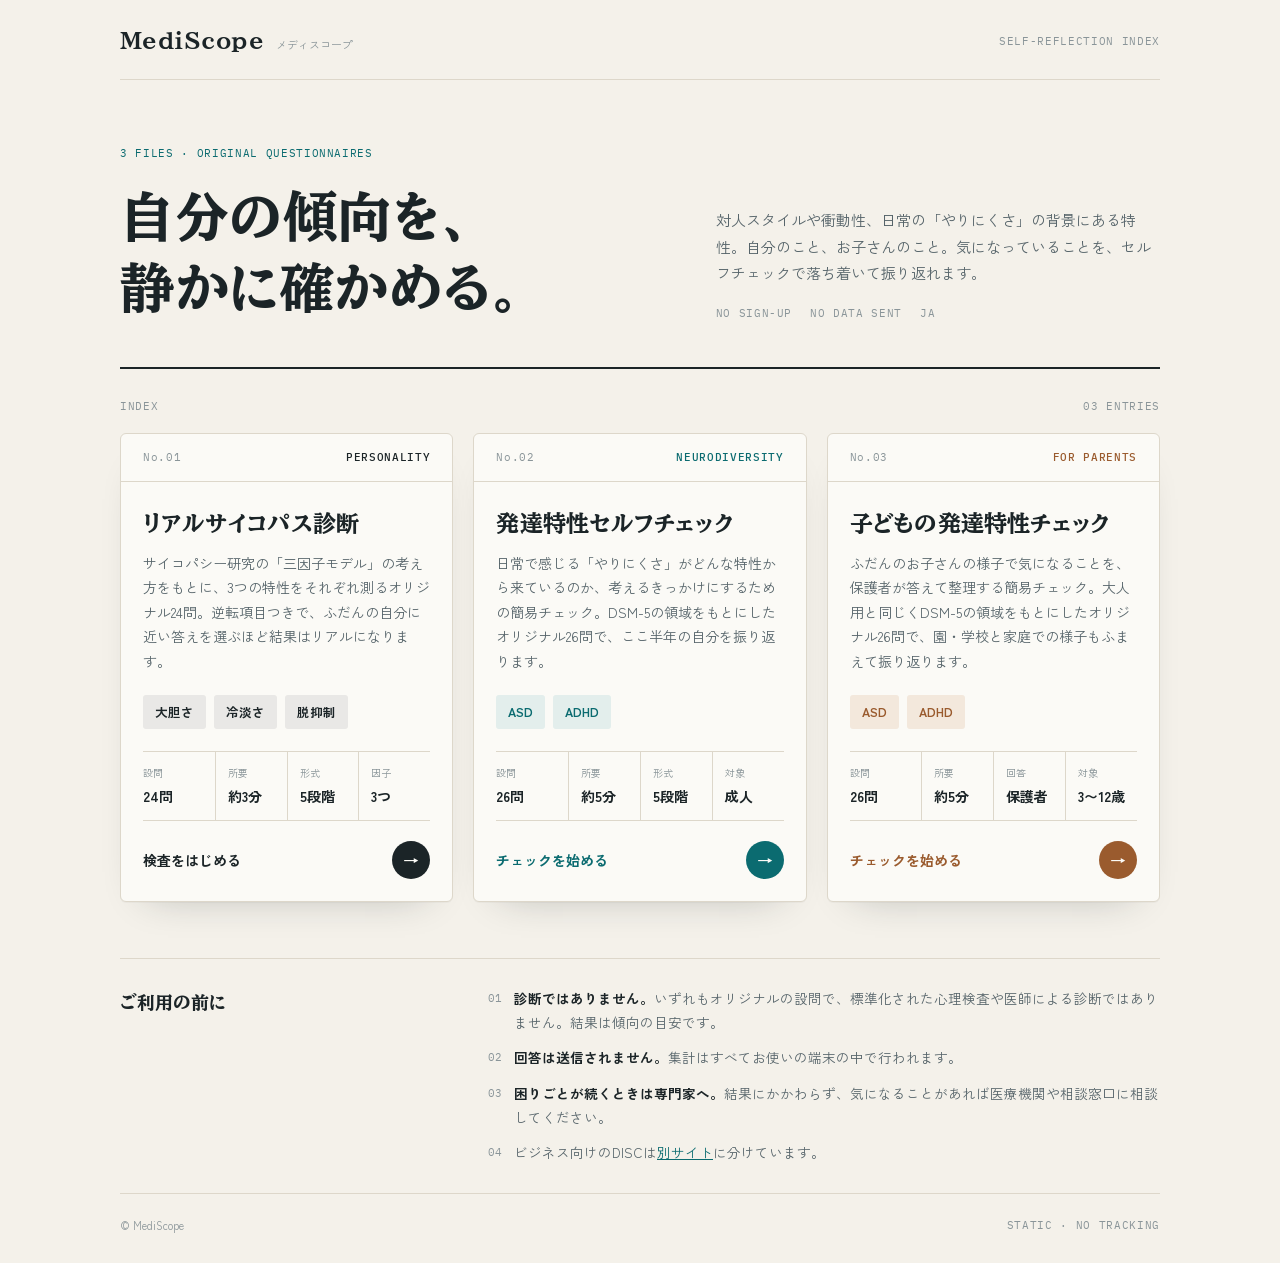
<file: index.html>
<!doctype html>
<html lang="ja">
<head>
<meta charset="utf-8">
<meta name="viewport" content="width=device-width,initial-scale=1,viewport-fit=cover">
<meta name="theme-color" content="#f4f1ea" media="(prefers-color-scheme: light)">
<meta name="theme-color" content="#141a1c" media="(prefers-color-scheme: dark)">
<meta name="description" content="リアルサイコパス診断と、大人・子どもの発達特性チェック。自分や家族の傾向を落ち着いて振り返るための、オリジナル診断アプリ集。">
<title>MediScope｜診断アプリ集</title>
<link rel="preconnect" href="https://fonts.googleapis.com">
<link rel="preconnect" href="https://fonts.gstatic.com" crossorigin>
<link href="https://fonts.googleapis.com/css2?family=BIZ+UDPMincho:wght@400;700&family=Zen+Kaku+Gothic+New:wght@400;500;700&family=IBM+Plex+Mono:wght@400;500&display=swap" rel="stylesheet">
<style>
:root{
  --bg:#f4f1ea; --paper:#fbfaf6; --ink:#1b2427; --sub:#56646a; --faint:#8a9599;
  --line:#ddd7ca; --rule:#1b2427; --accent:#0b6b70; --accent-soft:#e3eeec;
  --warm:#9a5b2e; --warm-soft:#f3e8dc; --shadow:0 1px 0 #00000008, 0 18px 40px -28px #1b242755;
}
@media (prefers-color-scheme: dark){
  :root:not([data-theme="light"]){
    --bg:#141a1c; --paper:#1b2326; --ink:#e7ebe9; --sub:#a7b3b6; --faint:#76858a;
    --line:#2e393d; --rule:#e7ebe9; --accent:#6cc3bd; --accent-soft:#1f3133;
    --warm:#e0a774; --warm-soft:#33291f; --shadow:0 1px 0 #00000040, 0 18px 40px -28px #000;
  }
}
:root[data-theme="dark"]{
  --bg:#141a1c; --paper:#1b2326; --ink:#e7ebe9; --sub:#a7b3b6; --faint:#76858a;
  --line:#2e393d; --rule:#e7ebe9; --accent:#6cc3bd; --accent-soft:#1f3133;
  --warm:#e0a774; --warm-soft:#33291f; --shadow:0 1px 0 #00000040, 0 18px 40px -28px #000;
}
*,*::before,*::after{box-sizing:border-box}
html{-webkit-text-size-adjust:100%}
body{margin:0;background:var(--bg);color:var(--ink);font-family:"Zen Kaku Gothic New",-apple-system,BlinkMacSystemFont,"Hiragino Kaku Gothic ProN",Meiryo,sans-serif;line-height:1.75;font-size:15px;min-height:100dvh}
a{color:inherit}
a:focus-visible{outline:2px solid var(--accent);outline-offset:4px;border-radius:4px}
.mono{font-family:"IBM Plex Mono",ui-monospace,monospace;letter-spacing:.06em}
.serif{font-family:"BIZ UDPMincho","Hiragino Mincho ProN",serif}
.wrap{width:min(100% - 32px,1040px);margin:0 auto}

/* masthead */
.top{display:flex;align-items:center;justify-content:space-between;gap:12px;padding:22px 0 18px;border-bottom:1px solid var(--line)}
.brand{display:flex;align-items:baseline;gap:12px;text-decoration:none}
.brand b{font-family:"BIZ UDPMincho",serif;font-size:22px;font-weight:700;letter-spacing:.02em}
.brand span{font-size:11px;color:var(--faint)}
.top .mono{font-size:11px;color:var(--faint)}

/* intro */
.intro{display:grid;grid-template-columns:1.25fr 1fr;gap:40px;align-items:end;padding:64px 0 44px;border-bottom:2px solid var(--rule)}
.kicker{font-size:11px;color:var(--accent);margin:0 0 18px}
h1{font-family:"BIZ UDPMincho",serif;font-weight:700;font-size:clamp(32px,6vw,54px);line-height:1.32;letter-spacing:.01em;margin:0}
.intro p.lead{margin:0;color:var(--sub);font-size:15px;max-width:30em}
.intro .meta{display:flex;gap:18px;flex-wrap:wrap;margin-top:18px;font-size:11px;color:var(--faint)}

/* files */
.files-head{display:flex;justify-content:space-between;align-items:baseline;padding:28px 0 16px;font-size:11px;color:var(--faint)}
.files{display:grid;grid-template-columns:repeat(auto-fit,minmax(300px,1fr));gap:20px}
.file{display:flex;flex-direction:column;background:var(--paper);border:1px solid var(--line);border-radius:6px;box-shadow:var(--shadow);text-decoration:none;position:relative;transition:transform .18s ease,border-color .18s ease}
.file:hover{transform:translateY(-3px);border-color:var(--sub)}
.file-tab{display:flex;justify-content:space-between;align-items:center;padding:14px 22px;border-bottom:1px solid var(--line);font-size:11px;color:var(--faint)}
.file-tab .cat{color:var(--tone);font-weight:500}
.file-body{padding:26px 22px 22px;display:flex;flex-direction:column;flex:1}
.file h2{font-family:"BIZ UDPMincho",serif;font-size:clamp(22px,1.9vw,23px);text-wrap:balance;font-weight:700;line-height:1.35;margin:0 0 12px;letter-spacing:.01em}
.file p.desc{margin:0 0 22px;color:var(--sub);font-size:14px}
.axes{display:flex;flex-wrap:wrap;gap:8px;margin:0 0 22px;padding:0;list-style:none}
.axes li{background:var(--tone-soft);color:var(--tone);font-size:12.5px;font-weight:700;padding:6px 12px;border-radius:3px}
.spec{display:grid;grid-template-columns:repeat(4,1fr);border-top:1px solid var(--line);border-bottom:1px solid var(--line);margin:auto 0 0}
.spec div{padding:12px 0 12px 12px;border-left:1px solid var(--line)}
.spec div:first-child{border-left:0;padding-left:0}
.spec dt{font-size:10px;color:var(--faint);margin:0 0 2px}
.spec dd{margin:0;font-size:14px;font-weight:700}
.go{display:flex;justify-content:space-between;align-items:center;margin-top:20px;font-weight:700;font-size:14px;color:var(--tone)}
.go .arrow{display:grid;place-items:center;width:38px;height:38px;border-radius:50%;background:var(--tone);color:var(--paper);font-size:16px;transition:transform .18s ease}
.file:hover .arrow{transform:translateX(3px)}
.f-psy{--tone:var(--ink);--tone-soft:color-mix(in srgb,var(--ink) 8%,transparent)}
.f-dev{--tone:var(--accent);--tone-soft:var(--accent-soft)}
.f-kid{--tone:var(--warm);--tone-soft:var(--warm-soft)}

/* notes */
.notes{display:grid;grid-template-columns:1fr 2fr;gap:32px;margin:56px 0 0;padding:28px 0;border-top:1px solid var(--line)}
.notes h3{font-family:"BIZ UDPMincho",serif;font-size:18px;margin:0}
.notes ul{margin:0;padding:0;list-style:none;display:grid;gap:12px}
.notes li{display:grid;grid-template-columns:auto 1fr;gap:12px;color:var(--sub);font-size:13.5px}
.notes li::before{content:attr(data-n);font-family:"IBM Plex Mono",monospace;font-size:11px;color:var(--faint);padding-top:2px}
.notes strong{color:var(--ink);font-weight:700}
.notes a{color:var(--accent)}
footer{border-top:1px solid var(--line);padding:22px 0 max(28px,env(safe-area-inset-bottom));font-size:11px;color:var(--faint);display:flex;justify-content:space-between;gap:12px;flex-wrap:wrap}

@media (max-width:820px){
  .intro{grid-template-columns:1fr;gap:20px;padding:44px 0 32px}
  .files{grid-template-columns:1fr}
  .notes{grid-template-columns:1fr;gap:16px;margin-top:40px}
}
@media (max-width:420px){
  .spec{grid-template-columns:repeat(2,1fr)}
  .spec div:nth-child(3){border-left:0;padding-left:0;border-top:1px solid var(--line)}
  .spec div:nth-child(4){border-top:1px solid var(--line)}
  .top .mono{display:none}
}
@media (prefers-reduced-motion:reduce){*{transition:none!important}}
</style>
</head>
<body>
<div class="wrap">
  <header class="top">
    <a class="brand" href="./"><b>MediScope</b><span>メディスコープ</span></a>
    <span class="mono">SELF-REFLECTION INDEX</span>
  </header>

  <section class="intro">
    <div>
      <p class="kicker mono">3 FILES · ORIGINAL QUESTIONNAIRES</p>
      <h1>自分の傾向を、<br>静かに確かめる。</h1>
    </div>
    <div>
      <p class="lead">対人スタイルや衝動性、日常の「やりにくさ」の背景にある特性。自分のこと、お子さんのこと。気になっていることを、セルフチェックで落ち着いて振り返れます。</p>
      <div class="meta mono"><span>NO SIGN-UP</span><span>NO DATA SENT</span><span>JA</span></div>
    </div>
  </section>

  <div class="files-head mono"><span>INDEX</span><span>03 ENTRIES</span></div>

  <main class="files">
    <a class="file f-psy" href="./apps/real-psycho-check/">
      <div class="file-tab mono"><span>No.01</span><span class="cat">PERSONALITY</span></div>
      <div class="file-body">
        <h2>リアルサイコパス診断</h2>
        <p class="desc">サイコパシー研究の「三因子モデル」の考え方をもとに、3つの特性をそれぞれ測るオリジナル24問。逆転項目つきで、ふだんの自分に近い答えを選ぶほど結果はリアルになります。</p>
        <ul class="axes" aria-label="測る特性"><li>大胆さ</li><li>冷淡さ</li><li>脱抑制</li></ul>
        <dl class="spec">
          <div><dt>設問</dt><dd>24問</dd></div>
          <div><dt>所要</dt><dd>約3分</dd></div>
          <div><dt>形式</dt><dd>5段階</dd></div>
          <div><dt>因子</dt><dd>3つ</dd></div>
        </dl>
        <span class="go">検査をはじめる<span class="arrow" aria-hidden="true">→</span></span>
      </div>
    </a>

    <a class="file f-dev" href="./apps/hattatsu-check/">
      <div class="file-tab mono"><span>No.02</span><span class="cat">NEURODIVERSITY</span></div>
      <div class="file-body">
        <h2>発達特性セルフチェック</h2>
        <p class="desc">日常で感じる「やりにくさ」がどんな特性から来ているのか、考えるきっかけにするための簡易チェック。DSM-5の領域をもとにしたオリジナル26問で、ここ半年の自分を振り返ります。</p>
        <ul class="axes" aria-label="みる特性"><li>ASD</li><li>ADHD</li></ul>
        <dl class="spec">
          <div><dt>設問</dt><dd>26問</dd></div>
          <div><dt>所要</dt><dd>約5分</dd></div>
          <div><dt>形式</dt><dd>5段階</dd></div>
          <div><dt>対象</dt><dd>成人</dd></div>
        </dl>
        <span class="go">チェックを始める<span class="arrow" aria-hidden="true">→</span></span>
      </div>
    </a>
    <a class="file f-kid" href="./apps/hattatsu-check-kids/">
      <div class="file-tab mono"><span>No.03</span><span class="cat">FOR PARENTS</span></div>
      <div class="file-body">
        <h2>子どもの発達特性チェック</h2>
        <p class="desc">ふだんのお子さんの様子で気になることを、保護者が答えて整理する簡易チェック。大人用と同じくDSM-5の領域をもとにしたオリジナル26問で、園・学校と家庭での様子もふまえて振り返ります。</p>
        <ul class="axes" aria-label="みる特性"><li>ASD</li><li>ADHD</li></ul>
        <dl class="spec">
          <div><dt>設問</dt><dd>26問</dd></div>
          <div><dt>所要</dt><dd>約5分</dd></div>
          <div><dt>回答</dt><dd>保護者</dd></div>
          <div><dt>対象</dt><dd>3〜12歳</dd></div>
        </dl>
        <span class="go">チェックを始める<span class="arrow" aria-hidden="true">→</span></span>
      </div>
    </a>
  </main>

  <section class="notes" aria-labelledby="notes-title">
    <h3 id="notes-title">ご利用の前に</h3>
    <ul>
      <li data-n="01"><span><strong>診断ではありません。</strong>いずれもオリジナルの設問で、標準化された心理検査や医師による診断ではありません。結果は傾向の目安です。</span></li>
      <li data-n="02"><span><strong>回答は送信されません。</strong>集計はすべてお使いの端末の中で行われます。</span></li>
      <li data-n="03"><span><strong>困りごとが続くときは専門家へ。</strong>結果にかかわらず、気になることがあれば医療機関や相談窓口に相談してください。</span></li>
      <li data-n="04"><span>ビジネス向けのDISCは<a href="https://github.com/kouheim1979/business/tree/main/disc">別サイト</a>に分けています。</span></li>
    </ul>
  </section>

  <footer>
    <span>© MediScope</span>
    <span class="mono">STATIC · NO TRACKING</span>
  </footer>
</div>
</body>
</html>
</file>
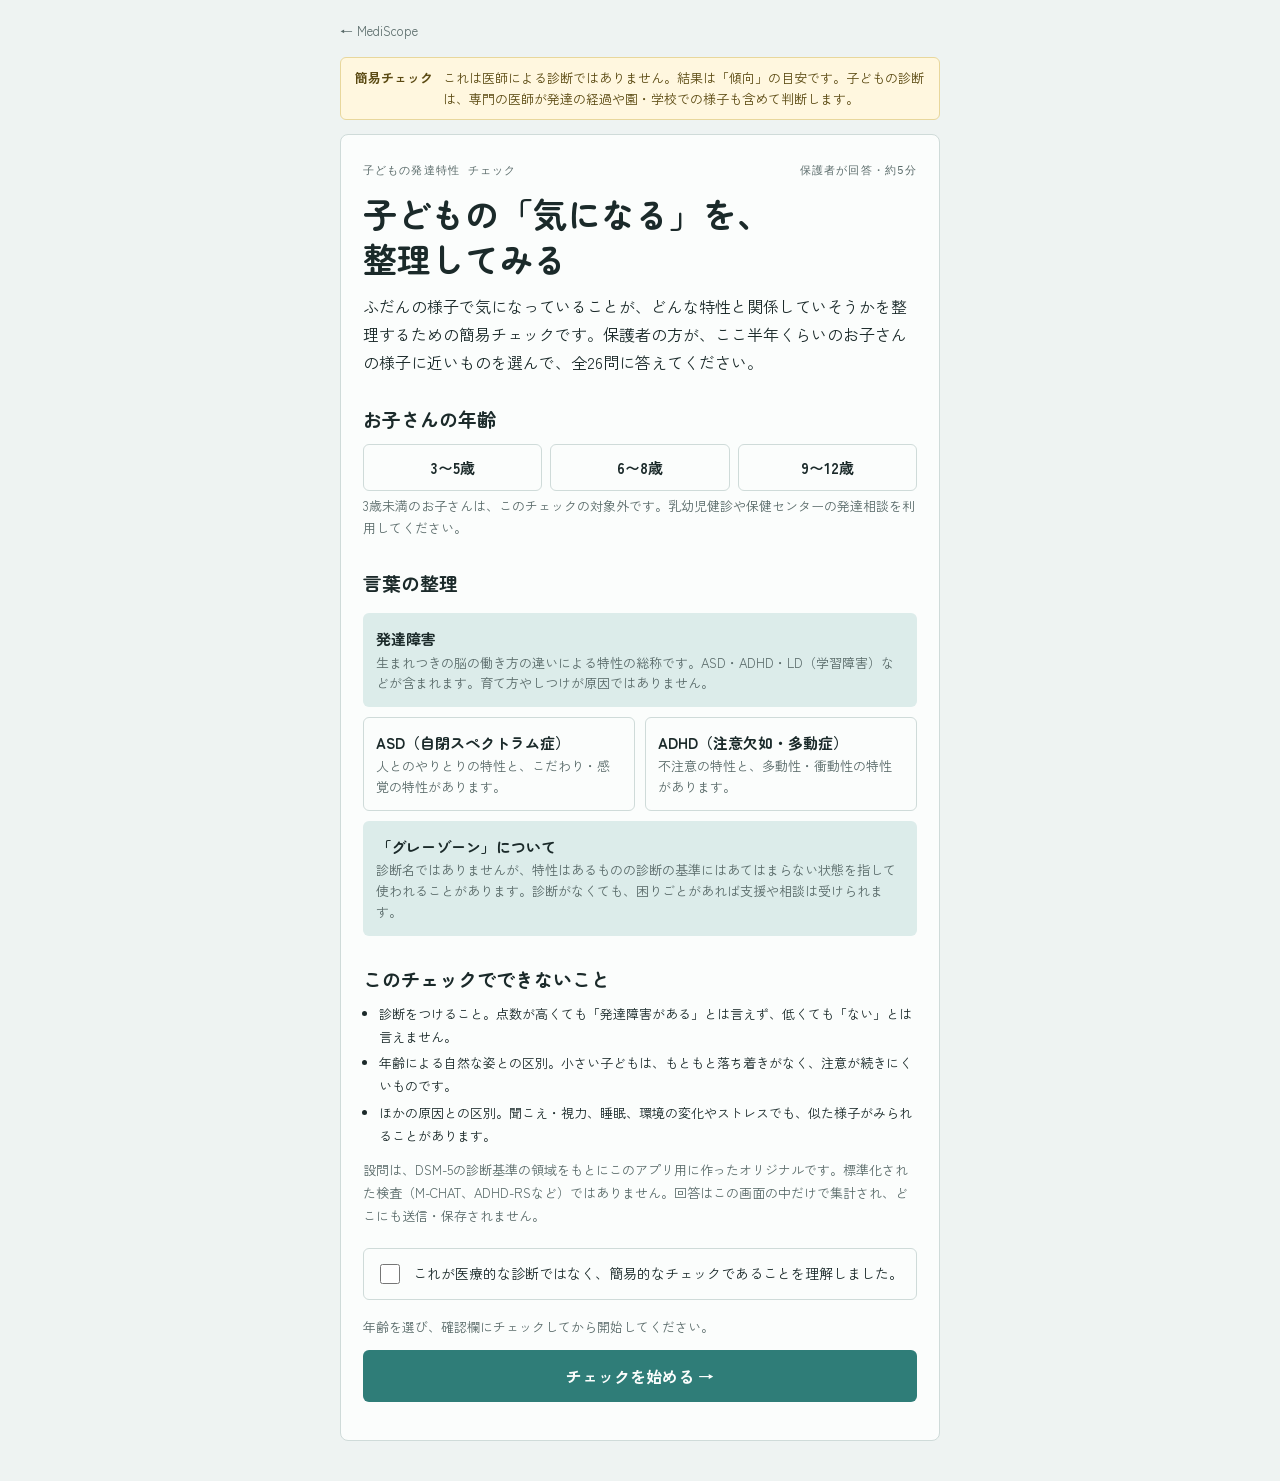
<file: apps/childasd/index.html>
<!doctype html>
<html lang="ja">
<head>
<meta charset="utf-8">
<meta name="viewport" content="width=device-width,initial-scale=1">
<title>子どもの発達特性チェックへ移動｜MediScope</title>
<meta http-equiv="refresh" content="0;url=../hattatsu-check-kids/">
<link rel="canonical" href="https://kouheim1979.github.io/Diagnosis/apps/hattatsu-check-kids/">
<style>body{margin:0;padding:36px 20px;font:16px/1.7 -apple-system,BlinkMacSystemFont,"Hiragino Sans",sans-serif;background:#f3f8f7;color:#183d40;text-align:center}a{color:#087a80}</style>
</head>
<body>
<p>子どもの発達特性チェックの新しいページへ移動します。</p>
<p><a href="../hattatsu-check-kids/">移動しない場合はこちらをタップ</a></p>
<script>location.replace("../hattatsu-check-kids/");</script>
</body>
</html>
</file>
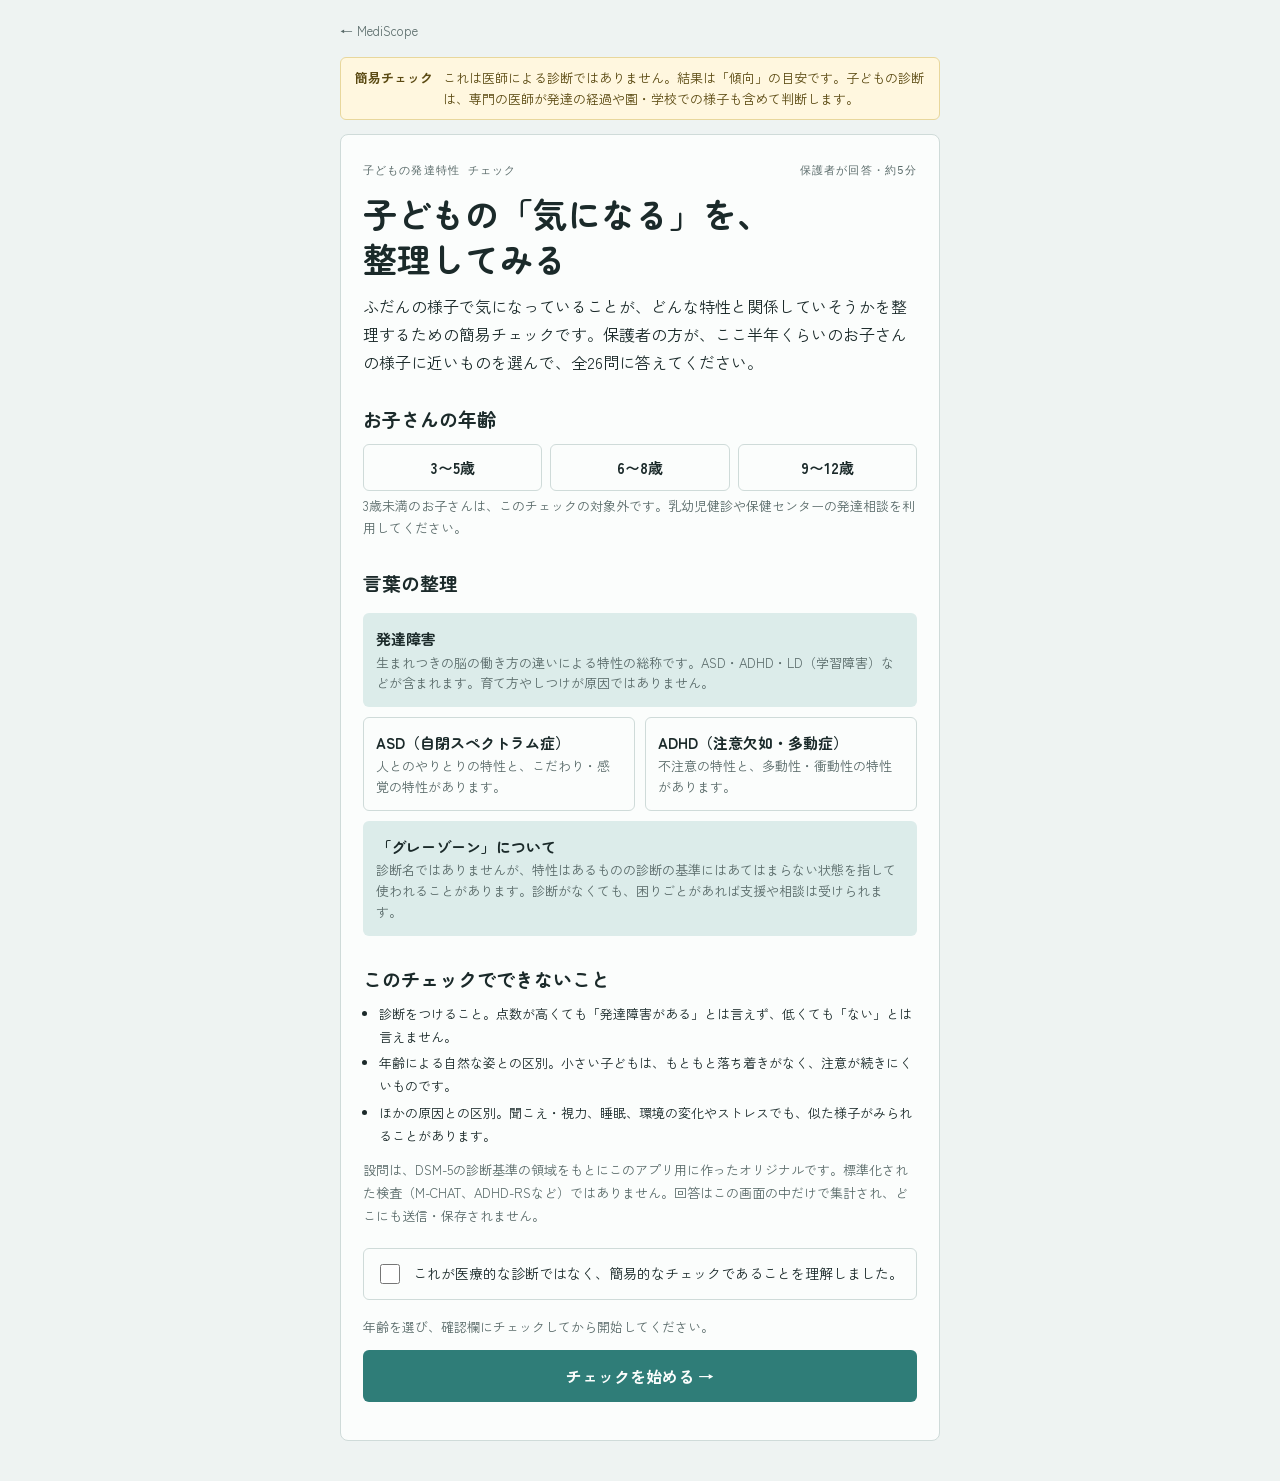
<file: apps/hattatsu-check-kids/index.html>
<!doctype html>
<html lang="ja">
<head>
<meta charset="utf-8">
<meta name="viewport" content="width=device-width, initial-scale=1, viewport-fit=cover">
<meta name="description" content="保護者が答える、子ども（3〜12歳）のASD・ADHDの傾向をみる簡易チェック（診断ではありません）">
<style>:root{padding-top:env(safe-area-inset-top,0px);padding-bottom:env(safe-area-inset-bottom,0px)}body{margin:0}img{max-width:100%}[hidden]{display:none!important}*,*::before,*::after{box-sizing:border-box}</style>
<title>子どもの発達特性チェック</title>
<link rel="preconnect" href="https://fonts.googleapis.com">
<link rel="stylesheet" href="https://fonts.googleapis.com/css2?family=Zen+Maru+Gothic:wght@500;700&family=Zen+Kaku+Gothic+New:wght@400;500;700&family=IBM+Plex+Mono:wght@400;500&display=swap">
<style>
/* Kids (parent-report) version of hattatsu-check. Layout: calm single-column screening form; a persistent "簡易チェック" band on every screen; result as a report you can bring to a clinic */
:root{
  --bg:#eef3f2; --card:#fbfdfc; --ink:#1b2a2a; --muted:#5a6b6a; --rule:#cfdbd9;
  --accent:#2f7d78; --accent-soft:#dcecea; --track:#dfe7e6;
  --warn:#b26a1e; --warn-soft:#f6e8d6; --note:#fff7df; --note-ink:#5b4a12; --note-rule:#e8d79c;
  --display:"Zen Maru Gothic","Hiragino Maru Gothic ProN","Yu Gothic",sans-serif;
  --body:"Zen Kaku Gothic New","Hiragino Sans","Yu Gothic","Meiryo",sans-serif;
  --mono:"IBM Plex Mono",ui-monospace,Menlo,monospace;
}
@media (prefers-color-scheme: dark){:root:not([data-theme="light"]){
  --bg:#101716; --card:#172120; --ink:#e3ecea; --muted:#97a9a7; --rule:#2a3836;
  --accent:#6cc2bb; --accent-soft:#1e3533; --track:#253331;
  --warn:#e6a55c; --warn-soft:#3a2b18; --note:#2c2714; --note-ink:#eedd9e; --note-rule:#4d4320; color-scheme:dark}}
:root[data-theme="dark"]{
  --bg:#101716; --card:#172120; --ink:#e3ecea; --muted:#97a9a7; --rule:#2a3836;
  --accent:#6cc2bb; --accent-soft:#1e3533; --track:#253331;
  --warn:#e6a55c; --warn-soft:#3a2b18; --note:#2c2714; --note-ink:#eedd9e; --note-rule:#4d4320; color-scheme:dark}

html,body{min-height:100%}
body{background:var(--bg);color:var(--ink);font-family:var(--body);font-size:16px;line-height:1.75;
  padding-left:max(16px,env(safe-area-inset-left,0px));padding-right:max(16px,env(safe-area-inset-right,0px));padding-block:20px 40px}
.wrap{max-width:600px;margin:0 auto;display:flex;flex-direction:column;gap:14px}
.band{background:var(--note);color:var(--note-ink);border:1px solid var(--note-rule);border-radius:6px;padding:10px 14px;font-size:13px;line-height:1.6;display:flex;gap:10px;align-items:flex-start}
.band b{font-weight:700;white-space:nowrap}
.sheet{background:var(--card);border:1px solid var(--rule);border-radius:8px;padding:26px 22px}
.eyebrow{font-family:var(--mono);font-size:11px;letter-spacing:.1em;color:var(--muted);text-transform:uppercase;display:flex;justify-content:space-between;gap:8px}
h1{font-family:var(--display);font-weight:700;font-size:clamp(26px,6.5vw,34px);line-height:1.35;margin:10px 0 10px;text-wrap:balance}
h2{font-family:var(--display);font-weight:700;font-size:19px;margin:26px 0 8px}
p{margin:0 0 12px}
.muted{color:var(--muted)}
.small{font-size:13px}
.terms{display:grid;grid-template-columns:1fr 1fr;gap:10px;margin:14px 0 4px}
.term{border:1px solid var(--rule);border-radius:6px;padding:12px;min-width:0}
.term b{display:block;font-family:var(--display);font-size:15px}
.term span{font-size:13px;color:var(--muted);line-height:1.6;display:block}
.term.wide{grid-column:1 / -1;background:var(--accent-soft);border-color:transparent}
@media (max-width:440px){.terms{grid-template-columns:1fr}}
.list{margin:0 0 12px;padding-left:1.2em}
.list li{margin-bottom:4px}
.agree{display:flex;gap:10px;align-items:flex-start;margin:20px 0 16px;padding:12px;border:1px solid var(--rule);border-radius:6px;font-size:14px;cursor:pointer}
.agree input{width:20px;height:20px;margin-top:3px;flex:none;accent-color:var(--accent)}
button{font-family:inherit;cursor:pointer}
.btn{display:flex;align-items:center;justify-content:center;border:0;border-radius:6px;background:var(--accent);color:var(--card);font-weight:700;font-size:16px;padding:14px 22px;width:100%}
.btn:disabled{opacity:.45;cursor:not-allowed}
.btn.sec{background:transparent;color:var(--accent);border:1px solid var(--accent)}
.btn:focus-visible,.opt:focus-visible,.link:focus-visible,.agree:focus-within{outline:3px solid var(--accent);outline-offset:2px}
.link{background:none;border:0;color:var(--muted);font-size:14px;padding:8px 0;text-decoration:underline;text-underline-offset:3px}
.link:disabled{visibility:hidden}

/* question */
.progress{height:6px;background:var(--track);border-radius:3px;overflow:hidden;margin-top:10px}
.progress i{display:block;height:100%;background:var(--accent);transition:width .25s}
.sect{display:inline-block;margin-top:20px;font-size:12px;font-weight:700;color:var(--accent);background:var(--accent-soft);padding:2px 10px;border-radius:999px}
.qtext{font-size:clamp(18px,4.8vw,21px);font-weight:700;line-height:1.6;margin:10px 0 18px;text-wrap:pretty}
.opts{display:flex;flex-direction:column;gap:8px}
.opt{display:flex;align-items:center;gap:12px;text-align:left;background:transparent;border:1px solid var(--rule);border-radius:6px;color:var(--ink);font-size:15px;padding:12px 14px;transition:border-color .15s,background .15s}
@media (hover:hover){.opt:hover{border-color:var(--accent)}}
.opt{-webkit-tap-highlight-color:transparent}
.opt.on{border-color:var(--accent);background:var(--accent-soft)}
.opt .dot{width:18px;height:18px;flex:none;border-radius:50%;border:2px solid var(--rule)}
.opt.on .dot{border-color:var(--accent);background:radial-gradient(circle,var(--accent) 45%,transparent 50%)}
.qfoot{display:flex;justify-content:space-between;align-items:center;margin-top:12px;gap:8px}
.count{font-family:var(--mono);font-size:12px;color:var(--muted);font-variant-numeric:tabular-nums}

/* result */
.domain{border-top:1px solid var(--rule);padding-top:18px;margin-top:18px}
.d-head{display:flex;justify-content:space-between;align-items:baseline;gap:10px;flex-wrap:wrap}
.d-head h3{font-family:var(--display);font-size:18px;margin:0}
.pill{font-size:13px;font-weight:700;padding:3px 12px;border-radius:999px;white-space:nowrap}
.pill.lv0{background:var(--track);color:var(--muted)}
.pill.lv1{background:var(--accent-soft);color:var(--accent)}
.pill.lv2{background:var(--warn-soft);color:var(--warn)}
.meter{display:flex;flex-direction:column;gap:10px;margin:14px 0 10px}
.m-row{display:grid;grid-template-columns:8.5em 1fr 3em;gap:10px;align-items:center;font-size:13px}
.m-row span:last-child{font-family:var(--mono);text-align:right;font-variant-numeric:tabular-nums}
.m-bar{height:10px;background:var(--track);border-radius:5px;position:relative;overflow:hidden}
.m-bar i{position:absolute;inset:0 auto 0 0;background:var(--accent);border-radius:5px;transition:width .6s}
.m-bar.lv2 i{background:var(--warn)}
.m-bar::before,.m-bar::after{content:"";position:absolute;top:0;bottom:0;width:1px;background:var(--card);z-index:1}
.m-bar::before{left:37.5%}.m-bar::after{left:62.5%}
.scale-key{font-size:11px;color:var(--muted);display:flex;gap:14px;flex-wrap:wrap;margin-top:6px}
.callout{border-radius:6px;padding:14px 16px;margin-top:20px;font-size:14px}
.callout.go{background:var(--warn-soft)}
.callout.calm{background:var(--accent-soft)}
.callout h4{font-family:var(--display);font-size:16px;margin:0 0 6px}
.res{list-style:none;padding:0;margin:8px 0 0;display:flex;flex-direction:column;gap:10px}
.res li{border:1px solid var(--rule);border-radius:6px;padding:10px 12px;font-size:14px}
.res b{display:block}
.res span{color:var(--muted);font-size:13px}
.res a{color:var(--accent)}
.tel{font-family:var(--mono);user-select:all}
.actions{display:flex;flex-direction:column;gap:10px;margin-top:22px}
@media (prefers-reduced-motion:reduce){*{transition:none!important}}

/* kids additions */
.ages{display:flex;gap:8px;flex-wrap:wrap;margin:6px 0 4px}
.age{flex:1 1 30%;min-width:96px;border:1px solid var(--rule);border-radius:6px;background:transparent;color:var(--ink);font-size:15px;font-weight:700;padding:12px 8px}
.age.on{border-color:var(--accent);background:var(--accent-soft);color:var(--accent)}
.age:focus-visible{outline:3px solid var(--accent);outline-offset:2px}
.back-top{font-size:13px;color:var(--muted);text-decoration:none}
.back-top:hover{color:var(--accent)}
</style>
</head>
<body>

<div class="wrap">
  <a class="back-top" href="../../">← MediScope</a>
  <div class="band" role="note"><b>簡易チェック</b><span>これは医師による診断ではありません。結果は「傾向」の目安です。子どもの診断は、専門の医師が発達の経過や園・学校での様子も含めて判断します。</span></div>

  <!-- intro -->
  <section class="sheet" id="intro">
    <div class="eyebrow"><span>子どもの発達特性 チェック</span><span>保護者が回答・約5分</span></div>
    <h1>子どもの「気になる」を、<br>整理してみる</h1>
    <p>ふだんの様子で気になっていることが、どんな特性と関係していそうかを整理するための簡易チェックです。保護者の方が、ここ半年くらいのお子さんの様子に近いものを選んで、全26問に答えてください。</p>

    <h2>お子さんの年齢</h2>
    <div class="ages" role="radiogroup" aria-label="お子さんの年齢">
      <button type="button" class="age" data-age="0" role="radio" aria-checked="false">3〜5歳</button>
      <button type="button" class="age" data-age="1" role="radio" aria-checked="false">6〜8歳</button>
      <button type="button" class="age" data-age="2" role="radio" aria-checked="false">9〜12歳</button>
    </div>
    <p class="small muted">3歳未満のお子さんは、このチェックの対象外です。乳幼児健診や保健センターの発達相談を利用してください。</p>

    <h2>言葉の整理</h2>
    <div class="terms">
      <div class="term wide"><b>発達障害</b><span>生まれつきの脳の働き方の違いによる特性の総称です。ASD・ADHD・LD（学習障害）などが含まれます。育て方やしつけが原因ではありません。</span></div>
      <div class="term"><b>ASD（自閉スペクトラム症）</b><span>人とのやりとりの特性と、こだわり・感覚の特性があります。</span></div>
      <div class="term"><b>ADHD（注意欠如・多動症）</b><span>不注意の特性と、多動性・衝動性の特性があります。</span></div>
      <div class="term wide"><b>「グレーゾーン」について</b><span>診断名ではありませんが、特性はあるものの診断の基準にはあてはまらない状態を指して使われることがあります。診断がなくても、困りごとがあれば支援や相談は受けられます。</span></div>
    </div>

    <h2>このチェックでできないこと</h2>
    <ul class="list small">
      <li>診断をつけること。点数が高くても「発達障害がある」とは言えず、低くても「ない」とは言えません。</li>
      <li>年齢による自然な姿との区別。小さい子どもは、もともと落ち着きがなく、注意が続きにくいものです。</li>
      <li>ほかの原因との区別。聞こえ・視力、睡眠、環境の変化やストレスでも、似た様子がみられることがあります。</li>
    </ul>
    <p class="small muted">設問は、DSM-5の診断基準の領域をもとにこのアプリ用に作ったオリジナルです。標準化された検査（M-CHAT、ADHD-RSなど）ではありません。回答はこの画面の中だけで集計され、どこにも送信・保存されません。</p>

    <label class="agree" for="agree"><input type="checkbox" id="agree"><span>これが医療的な診断ではなく、簡易的なチェックであることを理解しました。</span></label>
    <p class="small muted" id="start-help" style="margin:0 0 12px">年齢を選び、確認欄にチェックしてから開始してください。</p>
    <button class="btn" id="start" type="button" aria-describedby="start-help">チェックを始める →</button>
    <p id="start-error" role="alert" aria-live="assertive" style="color:#ac4c33;font-size:14px;margin:12px 0 0;font-weight:700"></p>
  </section>

  <!-- quiz -->
  <section class="sheet" id="quiz" hidden>
    <div class="eyebrow"><span id="qsect-top">—</span><span class="count" id="qcount">1 / 26</span></div>
    <div class="progress"><i id="bar"></i></div>
    <span class="sect" id="qsect">—</span>
    <p class="qtext" id="qtext"></p>
    <div class="opts" id="opts" role="radiogroup"></div>
    <div class="qfoot">
      <button class="link" id="back">← 前の質問</button>
      <span class="count">キー 1〜5 でも選べます</span>
    </div>
  </section>

  <!-- result -->
  <section class="sheet" id="result" hidden>
    <div class="eyebrow"><span>チェック結果</span><span id="rdate"></span></div>
    <h1>結果のまとめ</h1>
    <p class="muted small">各特性について、回答の平均から傾向を3段階で示しています。これは診断ではなく、相談するときの材料のひとつです。</p>
    <div id="domains"></div>
    <div class="scale-key"><span>バーの区切り：左から「目立たない／いくつかみられる／強めにみられる」</span></div>
    <div id="context"></div>
    <div id="advice"></div>

    <h2>相談できる場所</h2>
    <ul class="res">
      <li><b>市区町村の保健センター・こども家庭センター</b><span>乳幼児健診のほか、発達についての相談を無料で受け付けています。どこに相談すればよいか分からないときの最初の窓口として使えます。</span></li>
      <li><b>かかりつけの小児科</b><span>まずは様子を伝えて相談できます。必要に応じて、発達を専門に診る小児科（小児神経科）や児童精神科を紹介してもらえます。初診まで数か月待つこともあります。</span></li>
      <li><b>園・学校</b><span>担任の先生や、学校の特別支援教育コーディネーター、スクールカウンセラーに、園・学校での様子を聞いたり相談したりできます。教育委員会の教育相談窓口もあります。</span></li>
      <li><b>発達障害者支援センター・児童発達支援センター</b><span>発達障害者支援センターは各都道府県・政令指定都市にある公的な相談窓口で、子どもの相談もできます。児童発達支援センターでは、就学前の療育や相談を行っています。</span></li>
      <li><b>発達障害についての情報</b><span>国立障害者リハビリテーションセンターの「発達障害情報・支援センター」に、特性や支援制度の解説があります。<br><a href="https://www.rehab.go.jp/ddis/" target="_blank" rel="noopener">www.rehab.go.jp/ddis/</a></span></li>
      <li><b>保護者の方の気持ちがつらいとき</b><span>こころの健康相談統一ダイヤル：<span class="tel">0570-064-556</span>（つながる時間は地域によって異なります）</span></li>
    </ul>

    <div class="actions">
      <button class="btn" id="copy">結果をテキストでコピー（相談時のメモに）</button>
      <button class="btn sec" id="retry">最初からやり直す</button>
    </div>
    <p class="small muted" style="margin-top:18px">このチェックは簡易的なもので、医学的な診断や治療の代わりにはなりません。気になることがあれば、結果にかかわらず専門家に相談してください。大人ご自身の特性が気になる場合は、<a href="../hattatsu-check/" style="color:var(--accent)">大人向けの発達特性セルフチェック</a>もあります。</p>
  </section>
</div>

<script>
const FREQ = ["まったくない","まれにある","ときどきある","よくある","とてもよくある"];
// [domain, sub, text]
const ITEMS = [
  ["ASD","social","名前を呼ばれても、振り向かないことが多い"],
  ["ASD","social","見つけたものや好きなものを、指さしたり持ってきたりして大人に見せることが少ない"],
  ["ASD","social","同じ年ごろの子と一緒に遊ぶより、ひとりで遊ぶことを好む"],
  ["ASD","social","会話が一方的になりやすく、相手に合わせてやりとりするのが難しい"],
  ["ASD","social","冗談やたとえ話、遠回しな言い方を、言葉どおりに受け取る"],
  ["ASD","social","相手の表情や気持ちに気づきにくく、悪気なく相手を怒らせたり泣かせたりする"],
  ["ASD","rrb","いつもの道順・手順・並べ方が変わると、強く嫌がったりかんしゃくを起こしたりする"],
  ["ASD","rrb","特定のもの（電車・数字・マークなど）に強い興味があり、そればかりに熱中する"],
  ["ASD","rrb","物を一列に並べる、回るものをじっと見るなど、同じ遊び方をくり返す"],
  ["ASD","rrb","特定の音（掃除機・ドライヤー・大勢の声など）をとても嫌がり、耳をふさぐ"],
  ["ASD","rrb","服のタグや肌ざわり、食べ物の食感などに、強い苦手やこだわりがある"],
  ["ASD","rrb","体を前後に揺らす、手をひらひらさせる、跳びはねるなどの動きをくり返す"],
  ["ADHD","inatt","話しかけられても、聞いていないように見えることが多い"],
  ["ADHD","inatt","遊びや課題に集中し続けるのが難しく、すぐに別のことに移る"],
  ["ADHD","inatt","持ち物・プリント・宿題などを、なくしたり忘れたりすることが多い"],
  ["ADHD","inatt","指示を最後まで聞かずに動き出したり、途中で何をするか忘れたりする"],
  ["ADHD","inatt","身支度や片づけなど、手順のある作業を一人で進めるのが難しい"],
  ["ADHD","inatt","うっかりミスが多い（書き写しの間違い、問題の読み飛ばしなど）"],
  ["ADHD","hyper","座っているべき場面で、席を離れたり立ち歩いたりする"],
  ["ADHD","hyper","手足をもじもじ動かしたり、いすの上で体をくねらせたりする"],
  ["ADHD","hyper","高い所に登る、急に走り出すなど、危ない動きをしやすい"],
  ["ADHD","hyper","順番を待つのが難しく、割り込んだり先に手を出したりする"],
  ["ADHD","hyper","質問が終わる前に答えたり、人の話に割り込んだりする"],
  ["ADHD","hyper","おしゃべりが止まらず、静かに遊ぶのが難しい"]
];
const CONTEXT = [
  {id:"setting", sect:"背景について", text:"ここまでの質問で「よくある」と感じた様子は、家庭と園・学校など、複数の場面でみられますか？",
   opts:["複数の場面でみられる","家庭でだけみられる","園・学校でだけみられる","分からない"]},
  {id:"impact", sect:"背景について", text:"これらの様子によって、お子さんやご家族が、園・学校生活や家庭で困ることはありますか？",
   opts:["ほとんどない","少しある","かなりある","とても大きく、生活に支障がある"]}
];
const AGES = ["3〜5歳","6〜8歳","9〜12歳"];
const SUB = {social:"人とのやりとり", rrb:"こだわり・感覚", inatt:"不注意", hyper:"多動性・衝動性"};
const DOM = {
  ASD:{name:"ASD（自閉スペクトラム症）の傾向", subs:["social","rrb"],
    lv:["回答からは、ASDの特性はあまり目立ちません。",
        "ASDの特性がいくつかみられます。どんな場面で困りやすいか、うまくいくのはどんなときかを振り返ってみてください。",
        "ASDの特性が比較的強くみられます。困りごとがある場合は、専門家への相談を検討してみてください。"]},
  ADHD:{name:"ADHD（注意欠如・多動症）の傾向", subs:["inatt","hyper"],
    lv:["回答からは、ADHDの特性はあまり目立ちません。",
        "ADHDの特性がいくつかみられます。年齢や睡眠、生活の変化でも起こりやすいので、ふだんの状況とあわせて考えてください。",
        "ADHDの特性が比較的強くみられます。困りごとがある場合は、専門家への相談を検討してみてください。"]}
};
const LVNAME = ["目立たない","いくつかみられる","強めにみられる"];
const lvOf = avg => avg >= 2.5 ? 2 : avg >= 1.5 ? 1 : 0;   // avg on 0–4 scale

const steps = [...ITEMS.map((it,i)=>({kind:"item", i})), ...CONTEXT.map((c,i)=>({kind:"ctx", i}))];
const $ = id => document.getElementById(id);
let ans = new Array(steps.length).fill(null), cur = 0, lock = false, age = null;
function show(id){ ["intro","quiz","result"].forEach(s => $(s).hidden = s!==id); window.scrollTo(0,0); }
function updateStart(){
  const message = $("start-help");
  if (age===null) message.textContent = "① お子さんの年齢を選択してください。② 確認欄にチェックすると準備完了です。";
  else if (!$("agree").checked) message.textContent = "年齢は選択済みです。「診断ではないことへの理解」にチェックを入れてください。";
  else message.textContent = "準備完了です。「チェックを始める」を押してください。";
  $("start-error").textContent = "";
}

document.querySelectorAll(".age").forEach(b => b.onclick = () => {
  age = Number(b.dataset.age);
  document.querySelectorAll(".age").forEach(x => { x.classList.toggle("on", x===b); x.setAttribute("aria-checked", x===b); });
  updateStart();
});
$("agree").onchange = updateStart;
$("start").onclick = () => {
  if(age===null){
    $("start-error").textContent = "お子さんの年齢を選択してください（3〜5歳／6〜8歳／9〜12歳）。";
    document.querySelector(".ages").scrollIntoView({behavior:"smooth",block:"center"});
    return;
  }
  if(!$("agree").checked){
    $("start-error").textContent = "このチェックが医学的な診断ではないことをご確認のうえ、チェックを入れてください。";
    $("agree").scrollIntoView({behavior:"smooth",block:"center"});
    return;
  }
  ans.fill(null); cur = 0; lock = false; show("quiz"); render();
};
$("back").onclick = () => { if(cur>0){ cur--; render(); } };
$("retry").onclick = () => { $("agree").checked = false; updateStart(); show("intro"); };

function render(){
  if(document.activeElement && document.activeElement.blur) document.activeElement.blur();
  const st = steps[cur];
  let sect, text, opts;
  if(st.kind==="item"){ const it = ITEMS[st.i]; sect = SUB[it[1]]; text = it[2]; opts = FREQ; }
  else { const c = CONTEXT[st.i]; sect = c.sect; text = c.text; opts = c.opts; }
  $("qsect").textContent = sect;
  $("qsect-top").textContent = st.kind==="item" ? (ITEMS[st.i][0]==="ASD" ? "パート1／2" : "パート2／2") : "最後に";
  $("qcount").textContent = (cur+1) + " / " + steps.length;
  $("qtext").textContent = text;
  $("bar").style.width = (cur/steps.length*100) + "%";
  $("back").disabled = cur===0;
  const box = $("opts"); box.innerHTML = "";
  opts.forEach((o,k) => {
    const b = document.createElement("button");
    b.className = "opt" + (ans[cur]===k ? " on" : ""); b.id = "opt"+k;
    b.setAttribute("role","radio"); b.setAttribute("aria-checked", ans[cur]===k);
    b.innerHTML = '<span class="dot"></span><span></span>';
    b.lastChild.textContent = o;
    b.onclick = () => pick(k);
    box.appendChild(b);
  });
}
function pick(k){
  if(lock) return;
  ans[cur] = k;
  document.querySelectorAll(".opt").forEach((b,j)=>{ b.classList.toggle("on", j===k); b.setAttribute("aria-checked", j===k); });
  lock = true;
  setTimeout(()=>{ lock = false; if(cur < steps.length-1){ cur++; render(); } else finish(); }, 200);
}
document.addEventListener("keydown", e => {
  if($("quiz").hidden) return;
  const n = parseInt(e.key,10), max = document.querySelectorAll(".opt").length;
  if(n>=1 && n<=max) pick(n-1);
});

function finish(){
  const sub = {};
  ITEMS.forEach((it,i)=>{ (sub[it[1]] ||= []).push(ans[i]); });
  const avg = a => a.reduce((x,y)=>x+y,0)/a.length;
  const subAvg = {}; for(const k in sub) subAvg[k] = avg(sub[k]);
  const res = {};
  for(const d in DOM){ const vals = DOM[d].subs.flatMap(s=>sub[s]); res[d] = {avg:avg(vals), lv:lvOf(avg(vals))}; }
  const setting = ans[ITEMS.length], impact = ans[ITEMS.length+1];

  $("domains").innerHTML = Object.keys(DOM).map(d => {
    const D = DOM[d], r = res[d];
    const rows = D.subs.map(s => { const p = Math.round(subAvg[s]/4*100), l = lvOf(subAvg[s]);
      return `<div class="m-row"><span>${SUB[s]}</span><div class="m-bar lv${l}"><i style="width:0" data-w="${p}"></i></div><span>${subAvg[s].toFixed(1)}</span></div>`; }).join("");
    return `<div class="domain"><div class="d-head"><h3>${D.name}</h3><span class="pill lv${r.lv}">${LVNAME[r.lv]}</span></div>
      <div class="meter">${rows}</div><p class="small">${D.lv[r.lv]}</p></div>`;
  }).join("");

  const settingTxt = CONTEXT[0].opts[setting];
  const impactTxt = CONTEXT[1].opts[impact];
  let ctx = `<div class="domain"><div class="d-head"><h3>背景</h3></div><p class="small" style="margin-top:8px">年齢：<b>${AGES[age]}</b>　／　みられる場面：<b>${settingTxt}</b>　／　生活への影響：<b>${impactTxt}</b></p>`;
  if(age===0) ctx += `<p class="small muted">3〜5歳ごろは、もともと落ち着きがなく、注意が続きにくい時期です。ことばや社会性の発達にも個人差が大きいため、同じ年ごろの子との比較だけで判断せず、成長の様子を見ながら考えてください。</p>`;
  if(setting===1 || setting===2) ctx += `<p class="small muted">発達特性による様子は、多くの場合、場面が変わってもある程度みられます。特定の場面だけで目立つ場合は、その場の環境や人間関係、緊張なども関係しているかもしれません。もう一方の場面での様子も、先生や家族に聞いてみてください。</p>`;
  ctx += `</div>`;
  $("context").innerHTML = ctx;

  const anyHigh = res.ASD.lv===2 || res.ADHD.lv===2, anyMid = res.ASD.lv>=1 || res.ADHD.lv>=1;
  let adv;
  if(impact>=2 || (anyHigh && impact>=1)){
    adv = `<div class="callout go"><h4>専門家への相談をおすすめします</h4><p style="margin:0">園・学校や家庭で困りごとが出ているようです。特性によるものかどうかに関わらず、早めに相談することで、お子さんに合った関わり方や支援が見つかることがあります。まずは下の保健センターやかかりつけの小児科など、身近な窓口から始めるのがおすすめです。相談するときは、このページの結果をコピーしてメモとして持っていくと伝えやすくなります。</p></div>`;
  } else if(anyMid){
    adv = `<div class="callout calm"><h4>気になる点があれば相談を</h4><p style="margin:0">いくつかの特性がみられますが、どの子にもある程度ある特徴でもあります。今のところ大きな困りごとがなければ、様子をみてもかまいません。困る場面が増えてきたり、園・学校から様子を伝えられたりしたら、下の窓口に相談してみてください。</p></div>`;
  } else {
    adv = `<div class="callout calm"><h4>特性は目立ちませんでした</h4><p style="margin:0">今回の回答では、目立った傾向はみられませんでした。ただし、このチェックで見落とされる特性もあります。実際に困りごとを感じている場合は、結果にかかわらず相談してください。</p></div>`;
  }
  $("advice").innerHTML = adv;

  const d = new Date(), ds = `${d.getFullYear()}年${d.getMonth()+1}月${d.getDate()}日`;
  $("rdate").textContent = ds;
  show("result");
  requestAnimationFrame(()=>requestAnimationFrame(()=>document.querySelectorAll(".m-bar i").forEach(i=>i.style.width=i.dataset.w+"%")));

  window._summary = [
    `子どもの発達特性チェック（保護者回答・簡易・診断ではありません）　実施日：${ds}`,
    `■年齢：${AGES[age]}`,
    `■ASDの傾向：${LVNAME[res.ASD.lv]}（人とのやりとり ${subAvg.social.toFixed(1)}／こだわり・感覚 ${subAvg.rrb.toFixed(1)}）`,
    `■ADHDの傾向：${LVNAME[res.ADHD.lv]}（不注意 ${subAvg.inatt.toFixed(1)}／多動性・衝動性 ${subAvg.hyper.toFixed(1)}）`,
    `　※数値は0（まったくない）〜4（とてもよくある）の平均`,
    `■みられる場面：${settingTxt}`,
    `■生活への影響：${impactTxt}`,
    `■「よくある」以上と答えた項目：`,
    ...ITEMS.map((it,i)=> ans[i]>=3 ? `・${it[2]}（${FREQ[ans[i]]}）` : null).filter(Boolean)
  ].join("\n");
}

$("copy").onclick = async () => {
  const btn = $("copy");
  try{ await navigator.clipboard.writeText(window._summary); btn.textContent = "コピーしました"; }
  catch(e){
    const pre = document.createElement("textarea"); pre.value = window._summary; pre.rows = 10;
    pre.style.cssText = "width:100%;font:13px var(--body);margin-top:10px;background:var(--card);color:var(--ink);border:1px solid var(--rule);border-radius:6px;padding:10px";
    btn.after(pre); pre.select(); btn.textContent = "下の文字を選択してコピーしてください";
  }
  setTimeout(()=>btn.textContent="結果をテキストでコピー（相談時のメモに）", 3000);
};
</script>

</body>
</html>
</file>
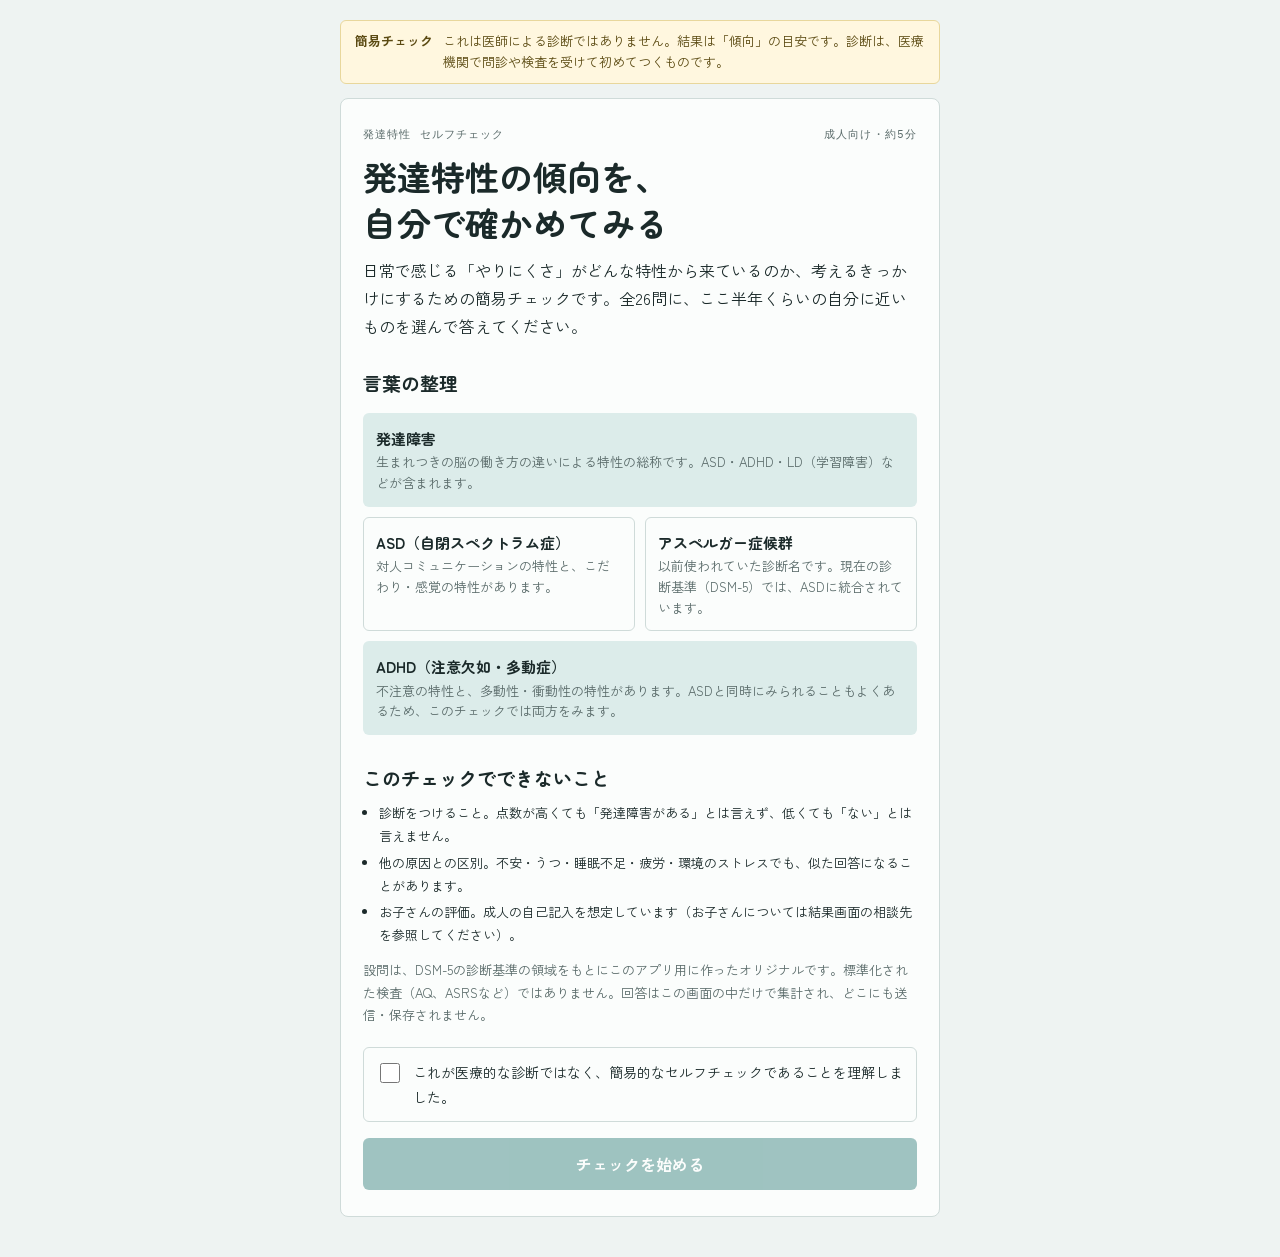
<file: apps/hattatsu-check/index.html>
<!doctype html>
<html lang="ja">
<head>
<meta charset="utf-8">
<meta name="viewport" content="width=device-width, initial-scale=1, viewport-fit=cover">
<meta name="description" content="ASD・ADHDの傾向をみる成人向けの簡易セルフチェック（診断ではありません）">
<style>:root{padding-top:env(safe-area-inset-top,0px);padding-bottom:env(safe-area-inset-bottom,0px)}body{margin:0}img{max-width:100%}[hidden]{display:none!important}*,*::before,*::after{box-sizing:border-box}</style>
<title>発達特性セルフチェック</title>
<link rel="preconnect" href="https://fonts.googleapis.com">
<link rel="stylesheet" href="https://fonts.googleapis.com/css2?family=Zen+Maru+Gothic:wght@500;700&family=Zen+Kaku+Gothic+New:wght@400;500;700&family=IBM+Plex+Mono:wght@400;500&display=swap">
<style>
/* Layout: calm single-column screening form; a persistent "簡易チェック" band on every screen; result as a report you can bring to a clinic */
:root{
  --bg:#eef3f2; --card:#fbfdfc; --ink:#1b2a2a; --muted:#5a6b6a; --rule:#cfdbd9;
  --accent:#2f7d78; --accent-soft:#dcecea; --track:#dfe7e6;
  --warn:#b26a1e; --warn-soft:#f6e8d6; --note:#fff7df; --note-ink:#5b4a12; --note-rule:#e8d79c;
  --display:"Zen Maru Gothic","Hiragino Maru Gothic ProN","Yu Gothic",sans-serif;
  --body:"Zen Kaku Gothic New","Hiragino Sans","Yu Gothic","Meiryo",sans-serif;
  --mono:"IBM Plex Mono",ui-monospace,Menlo,monospace;
}
@media (prefers-color-scheme: dark){:root:not([data-theme="light"]){
  --bg:#101716; --card:#172120; --ink:#e3ecea; --muted:#97a9a7; --rule:#2a3836;
  --accent:#6cc2bb; --accent-soft:#1e3533; --track:#253331;
  --warn:#e6a55c; --warn-soft:#3a2b18; --note:#2c2714; --note-ink:#eedd9e; --note-rule:#4d4320; color-scheme:dark}}
:root[data-theme="dark"]{
  --bg:#101716; --card:#172120; --ink:#e3ecea; --muted:#97a9a7; --rule:#2a3836;
  --accent:#6cc2bb; --accent-soft:#1e3533; --track:#253331;
  --warn:#e6a55c; --warn-soft:#3a2b18; --note:#2c2714; --note-ink:#eedd9e; --note-rule:#4d4320; color-scheme:dark}

html,body{min-height:100%}
body{background:var(--bg);color:var(--ink);font-family:var(--body);font-size:16px;line-height:1.75;
  padding-left:max(16px,env(safe-area-inset-left,0px));padding-right:max(16px,env(safe-area-inset-right,0px));padding-block:20px 40px}
.wrap{max-width:600px;margin:0 auto;display:flex;flex-direction:column;gap:14px}
.band{background:var(--note);color:var(--note-ink);border:1px solid var(--note-rule);border-radius:6px;padding:10px 14px;font-size:13px;line-height:1.6;display:flex;gap:10px;align-items:flex-start}
.band b{font-weight:700;white-space:nowrap}
.sheet{background:var(--card);border:1px solid var(--rule);border-radius:8px;padding:26px 22px}
.eyebrow{font-family:var(--mono);font-size:11px;letter-spacing:.1em;color:var(--muted);text-transform:uppercase;display:flex;justify-content:space-between;gap:8px}
h1{font-family:var(--display);font-weight:700;font-size:clamp(26px,6.5vw,34px);line-height:1.35;margin:10px 0 10px;text-wrap:balance}
h2{font-family:var(--display);font-weight:700;font-size:19px;margin:26px 0 8px}
p{margin:0 0 12px}
.muted{color:var(--muted)}
.small{font-size:13px}
.terms{display:grid;grid-template-columns:1fr 1fr;gap:10px;margin:14px 0 4px}
.term{border:1px solid var(--rule);border-radius:6px;padding:12px;min-width:0}
.term b{display:block;font-family:var(--display);font-size:15px}
.term span{font-size:13px;color:var(--muted);line-height:1.6;display:block}
.term.wide{grid-column:1 / -1;background:var(--accent-soft);border-color:transparent}
@media (max-width:440px){.terms{grid-template-columns:1fr}}
.list{margin:0 0 12px;padding-left:1.2em}
.list li{margin-bottom:4px}
.agree{display:flex;gap:10px;align-items:flex-start;margin:20px 0 16px;padding:12px;border:1px solid var(--rule);border-radius:6px;font-size:14px;cursor:pointer}
.agree input{width:20px;height:20px;margin-top:3px;flex:none;accent-color:var(--accent)}
button{font-family:inherit;cursor:pointer}
.btn{display:flex;align-items:center;justify-content:center;border:0;border-radius:6px;background:var(--accent);color:var(--card);font-weight:700;font-size:16px;padding:14px 22px;width:100%}
.btn:disabled{opacity:.45;cursor:not-allowed}
.btn.sec{background:transparent;color:var(--accent);border:1px solid var(--accent)}
.btn:focus-visible,.opt:focus-visible,.link:focus-visible,.agree:focus-within{outline:3px solid var(--accent);outline-offset:2px}
.link{background:none;border:0;color:var(--muted);font-size:14px;padding:8px 0;text-decoration:underline;text-underline-offset:3px}
.link:disabled{visibility:hidden}

/* question */
.progress{height:6px;background:var(--track);border-radius:3px;overflow:hidden;margin-top:10px}
.progress i{display:block;height:100%;background:var(--accent);transition:width .25s}
.sect{display:inline-block;margin-top:20px;font-size:12px;font-weight:700;color:var(--accent);background:var(--accent-soft);padding:2px 10px;border-radius:999px}
.qtext{font-size:clamp(18px,4.8vw,21px);font-weight:700;line-height:1.6;margin:10px 0 18px;text-wrap:pretty}
.opts{display:flex;flex-direction:column;gap:8px}
.opt{display:flex;align-items:center;gap:12px;text-align:left;background:transparent;border:1px solid var(--rule);border-radius:6px;color:var(--ink);font-size:15px;padding:12px 14px;transition:border-color .15s,background .15s}
@media (hover:hover){.opt:hover{border-color:var(--accent)}}
.opt{-webkit-tap-highlight-color:transparent}
.opt.on{border-color:var(--accent);background:var(--accent-soft)}
.opt .dot{width:18px;height:18px;flex:none;border-radius:50%;border:2px solid var(--rule)}
.opt.on .dot{border-color:var(--accent);background:radial-gradient(circle,var(--accent) 45%,transparent 50%)}
.qfoot{display:flex;justify-content:space-between;align-items:center;margin-top:12px;gap:8px}
.count{font-family:var(--mono);font-size:12px;color:var(--muted);font-variant-numeric:tabular-nums}

/* result */
.domain{border-top:1px solid var(--rule);padding-top:18px;margin-top:18px}
.d-head{display:flex;justify-content:space-between;align-items:baseline;gap:10px;flex-wrap:wrap}
.d-head h3{font-family:var(--display);font-size:18px;margin:0}
.pill{font-size:13px;font-weight:700;padding:3px 12px;border-radius:999px;white-space:nowrap}
.pill.lv0{background:var(--track);color:var(--muted)}
.pill.lv1{background:var(--accent-soft);color:var(--accent)}
.pill.lv2{background:var(--warn-soft);color:var(--warn)}
.meter{display:flex;flex-direction:column;gap:10px;margin:14px 0 10px}
.m-row{display:grid;grid-template-columns:8.5em 1fr 3em;gap:10px;align-items:center;font-size:13px}
.m-row span:last-child{font-family:var(--mono);text-align:right;font-variant-numeric:tabular-nums}
.m-bar{height:10px;background:var(--track);border-radius:5px;position:relative;overflow:hidden}
.m-bar i{position:absolute;inset:0 auto 0 0;background:var(--accent);border-radius:5px;transition:width .6s}
.m-bar.lv2 i{background:var(--warn)}
.m-bar::before,.m-bar::after{content:"";position:absolute;top:0;bottom:0;width:1px;background:var(--card);z-index:1}
.m-bar::before{left:37.5%}.m-bar::after{left:62.5%}
.scale-key{font-size:11px;color:var(--muted);display:flex;gap:14px;flex-wrap:wrap;margin-top:6px}
.callout{border-radius:6px;padding:14px 16px;margin-top:20px;font-size:14px}
.callout.go{background:var(--warn-soft)}
.callout.calm{background:var(--accent-soft)}
.callout h4{font-family:var(--display);font-size:16px;margin:0 0 6px}
.res{list-style:none;padding:0;margin:8px 0 0;display:flex;flex-direction:column;gap:10px}
.res li{border:1px solid var(--rule);border-radius:6px;padding:10px 12px;font-size:14px}
.res b{display:block}
.res span{color:var(--muted);font-size:13px}
.res a{color:var(--accent)}
.tel{font-family:var(--mono);user-select:all}
.actions{display:flex;flex-direction:column;gap:10px;margin-top:22px}
@media (prefers-reduced-motion:reduce){*{transition:none!important}}
</style>
</head>
<body>

<div class="wrap">
  <div class="band" role="note"><b>簡易チェック</b><span>これは医師による診断ではありません。結果は「傾向」の目安です。診断は、医療機関で問診や検査を受けて初めてつくものです。</span></div>

  <!-- intro -->
  <section class="sheet" id="intro">
    <div class="eyebrow"><span>発達特性 セルフチェック</span><span>成人向け・約5分</span></div>
    <h1>発達特性の傾向を、<br>自分で確かめてみる</h1>
    <p>日常で感じる「やりにくさ」がどんな特性から来ているのか、考えるきっかけにするための簡易チェックです。全26問に、ここ半年くらいの自分に近いものを選んで答えてください。</p>

    <h2>言葉の整理</h2>
    <div class="terms">
      <div class="term wide"><b>発達障害</b><span>生まれつきの脳の働き方の違いによる特性の総称です。ASD・ADHD・LD（学習障害）などが含まれます。</span></div>
      <div class="term"><b>ASD（自閉スペクトラム症）</b><span>対人コミュニケーションの特性と、こだわり・感覚の特性があります。</span></div>
      <div class="term"><b>アスペルガー症候群</b><span>以前使われていた診断名です。現在の診断基準（DSM-5）では、ASDに統合されています。</span></div>
      <div class="term wide"><b>ADHD（注意欠如・多動症）</b><span>不注意の特性と、多動性・衝動性の特性があります。ASDと同時にみられることもよくあるため、このチェックでは両方をみます。</span></div>
    </div>

    <h2>このチェックでできないこと</h2>
    <ul class="list small">
      <li>診断をつけること。点数が高くても「発達障害がある」とは言えず、低くても「ない」とは言えません。</li>
      <li>他の原因との区別。不安・うつ・睡眠不足・疲労・環境のストレスでも、似た回答になることがあります。</li>
      <li>お子さんの評価。成人の自己記入を想定しています（お子さんについては結果画面の相談先を参照してください）。</li>
    </ul>
    <p class="small muted">設問は、DSM-5の診断基準の領域をもとにこのアプリ用に作ったオリジナルです。標準化された検査（AQ、ASRSなど）ではありません。回答はこの画面の中だけで集計され、どこにも送信・保存されません。</p>

    <label class="agree" for="agree"><input type="checkbox" id="agree"><span>これが医療的な診断ではなく、簡易的なセルフチェックであることを理解しました。</span></label>
    <button class="btn" id="start" disabled>チェックを始める</button>
  </section>

  <!-- quiz -->
  <section class="sheet" id="quiz" hidden>
    <div class="eyebrow"><span id="qsect-top">—</span><span class="count" id="qcount">1 / 26</span></div>
    <div class="progress"><i id="bar"></i></div>
    <span class="sect" id="qsect">—</span>
    <p class="qtext" id="qtext"></p>
    <div class="opts" id="opts" role="radiogroup"></div>
    <div class="qfoot">
      <button class="link" id="back">← 前の質問</button>
      <span class="count">キー 1〜5 でも選べます</span>
    </div>
  </section>

  <!-- result -->
  <section class="sheet" id="result" hidden>
    <div class="eyebrow"><span>セルフチェック結果</span><span id="rdate"></span></div>
    <h1>結果のまとめ</h1>
    <p class="muted small">各特性について、回答の平均から傾向を3段階で示しています。これは診断ではなく、医療機関で相談するときの材料のひとつです。</p>
    <div id="domains"></div>
    <div class="scale-key"><span>バーの区切り：左から「目立たない／いくつかみられる／強めにみられる」</span></div>
    <div id="context"></div>
    <div id="advice"></div>

    <h2>相談できる場所</h2>
    <ul class="res">
      <li><b>発達障害者支援センター</b><span>各都道府県・政令指定都市にある公的な相談窓口です。無料で相談でき、地域の医療機関も教えてもらえます。「お住まいの地域名＋発達障害者支援センター」で検索してください。</span></li>
      <li><b>精神科・心療内科（発達障害の診療あり）</b><span>診断ができるのは医師です。発達障害の診療をしているか、成人を診ているかを予約前に確認してください。初診まで数か月待つこともあります。</span></li>
      <li><b>精神保健福祉センター・保健所</b><span>どこに相談すればよいか分からないときの最初の窓口として使えます。</span></li>
      <li><b>お子さんのことが気になる場合</b><span>かかりつけの小児科、市区町村の保健センター、子育て支援窓口に相談してください。保護者が答える<a href="../hattatsu-check-kids/">子どもの発達特性チェック</a>もあります。</span></li>
      <li><b>発達障害についての情報</b><span>国立障害者リハビリテーションセンターの「発達障害情報・支援センター」に、特性や支援制度の解説があります。<br><a href="https://www.rehab.go.jp/ddis/" target="_blank" rel="noopener">www.rehab.go.jp/ddis/</a></span></li>
      <li><b>気持ちがつらいとき</b><span>こころの健康相談統一ダイヤル：<span class="tel">0570-064-556</span>（つながる時間は地域によって異なります）</span></li>
    </ul>

    <div class="actions">
      <button class="btn" id="copy">結果をテキストでコピー（受診時のメモに）</button>
      <button class="btn sec" id="retry">最初からやり直す</button>
    </div>
    <p class="small muted" style="margin-top:18px">このチェックは簡易的なもので、医学的な診断や治療の代わりにはなりません。気になることがあれば、結果にかかわらず専門家に相談してください。</p>
  </section>
</div>

<script>
const FREQ = ["まったくない","まれにある","ときどきある","よくある","とてもよくある"];
// [domain, sub, text, reversed]
const ITEMS = [
  ["ASD","social","会話の中で、相手が冗談や皮肉を言っているのか、本気なのか分からなくなることがある"],
  ["ASD","social","雑談や世間話を、どう続ければいいのか分からず困る"],
  ["ASD","social","相手の表情や声のトーンから、気持ちを読み取るのが難しいと感じる"],
  ["ASD","social","話すときに相手の目を見るのが苦手、またはぎこちなくなる"],
  ["ASD","social","「空気が読めない」「言い方がきつい」と言われたことがある"],
  ["ASD","social","友人関係を作ったり続けたりするのに、人より多くのエネルギーが要ると感じる"],
  ["ASD","rrb","予定や手順が急に変わると、強い不安や混乱を感じる"],
  ["ASD","rrb","特定の分野に強い興味があり、ほかのことを忘れて何時間も没頭する"],
  ["ASD","rrb","毎日、同じやり方・同じ順番で物事を進めたい"],
  ["ASD","rrb","音・光・におい・肌ざわりなどに、人より敏感（または鈍感）だと感じる"],
  ["ASD","rrb","細かい部分に目が行き、全体像をつかむのに時間がかかる"],
  ["ASD","rrb","数字・配置・規則性などのパターンに、自然と目が向く"],
  ["ADHD","inatt","退屈な作業や面倒な作業を、最後まで仕上げるのが難しい"],
  ["ADHD","inatt","約束や締め切り、やるべきことを忘れてしまう"],
  ["ADHD","inatt","鍵・スマホ・財布などを探したり、なくしたりする"],
  ["ADHD","inatt","人の話を聞いているつもりでも、途中で別のことを考えている"],
  ["ADHD","inatt","段取りを考えて、順序よく作業を進めるのが苦手"],
  ["ADHD","inatt","まわりの物音や人の動きで、すぐに気が散る"],
  ["ADHD","hyper","長く座っていなければならない場面で、手足を動かしたりそわそわしたりする"],
  ["ADHD","hyper","相手の話が終わる前に、話し始めてしまう"],
  ["ADHD","hyper","順番待ちや行列が、とても苦痛に感じる"],
  ["ADHD","hyper","思いつきで買い物や決断をして、あとで後悔する"],
  ["ADHD","hyper","頭の中が常に忙しく、落ち着いてくつろぐのが難しい"],
  ["ADHD","hyper","一度にいくつものことに手を出し、途中で投げ出してしまう"]
];
const CONTEXT = [
  {id:"onset", sect:"背景について", text:"ここまでの質問で「よくある」と感じた特徴は、子どもの頃（12歳ごろまで）からありましたか？",
   opts:["あった","なかった（最近になって感じる）","分からない／思い出せない"]},
  {id:"impact", sect:"背景について", text:"これらの特徴によって、仕事・学業・家事・人間関係などで困ることはありますか？",
   opts:["ほとんどない","少しある","かなりある","とても大きく、生活に支障がある"]}
];
const SUB = {social:"対人・コミュニケーション", rrb:"こだわり・感覚", inatt:"不注意", hyper:"多動性・衝動性"};
const DOM = {
  ASD:{name:"ASD（自閉スペクトラム症）の傾向", subs:["social","rrb"],
    lv:["回答からは、ASDの特性はあまり目立ちません。",
        "ASDの特性がいくつかみられます。特定の場面で困りごとが出ていないか振り返ってみてください。",
        "ASDの特性が比較的強くみられます。困りごとがある場合は、専門家への相談を検討してみてください。"]},
  ADHD:{name:"ADHD（注意欠如・多動症）の傾向", subs:["inatt","hyper"],
    lv:["回答からは、ADHDの特性はあまり目立ちません。",
        "ADHDの特性がいくつかみられます。忙しさや睡眠不足でも起こりやすいので、生活の状況とあわせて考えてください。",
        "ADHDの特性が比較的強くみられます。困りごとがある場合は、専門家への相談を検討してみてください。"]}
};
const LVNAME = ["目立たない","いくつかみられる","強めにみられる"];
const lvOf = avg => avg >= 2.5 ? 2 : avg >= 1.5 ? 1 : 0;   // avg on 0–4 scale

const steps = [...ITEMS.map((it,i)=>({kind:"item", i})), ...CONTEXT.map((c,i)=>({kind:"ctx", i}))];
const $ = id => document.getElementById(id);
let ans = new Array(steps.length).fill(null), cur = 0, lock = false;
function show(id){ ["intro","quiz","result"].forEach(s => $(s).hidden = s!==id); window.scrollTo(0,0); }

$("agree").onchange = e => $("start").disabled = !e.target.checked;
$("start").onclick = () => { ans.fill(null); cur = 0; show("quiz"); render(); };
$("back").onclick = () => { if(cur>0){ cur--; render(); } };
$("retry").onclick = () => { $("agree").checked = false; $("start").disabled = true; show("intro"); };

function render(){
  if(document.activeElement && document.activeElement.blur) document.activeElement.blur();
  const st = steps[cur];
  let sect, text, opts;
  if(st.kind==="item"){ const it = ITEMS[st.i]; sect = SUB[it[1]]; text = it[2]; opts = FREQ; }
  else { const c = CONTEXT[st.i]; sect = c.sect; text = c.text; opts = c.opts; }
  $("qsect").textContent = sect;
  $("qsect-top").textContent = st.kind==="item" ? (ITEMS[st.i][0]==="ASD" ? "パート1／2" : "パート2／2") : "最後に";
  $("qcount").textContent = (cur+1) + " / " + steps.length;
  $("qtext").textContent = text;
  $("bar").style.width = (cur/steps.length*100) + "%";
  $("back").disabled = cur===0;
  const box = $("opts"); box.innerHTML = "";
  opts.forEach((o,k) => {
    const b = document.createElement("button");
    b.className = "opt" + (ans[cur]===k ? " on" : ""); b.id = "opt"+k;
    b.setAttribute("role","radio"); b.setAttribute("aria-checked", ans[cur]===k);
    b.innerHTML = '<span class="dot"></span><span></span>';
    b.lastChild.textContent = o;
    b.onclick = () => pick(k);
    box.appendChild(b);
  });
}
function pick(k){
  if(lock) return;
  ans[cur] = k;
  document.querySelectorAll(".opt").forEach((b,j)=>{ b.classList.toggle("on", j===k); b.setAttribute("aria-checked", j===k); });
  lock = true;
  setTimeout(()=>{ lock = false; if(cur < steps.length-1){ cur++; render(); } else finish(); }, 200);
}
document.addEventListener("keydown", e => {
  if($("quiz").hidden) return;
  const n = parseInt(e.key,10), max = document.querySelectorAll(".opt").length;
  if(n>=1 && n<=max) pick(n-1);
});

function finish(){
  const sub = {};
  ITEMS.forEach((it,i)=>{ (sub[it[1]] ||= []).push(ans[i]); });
  const avg = a => a.reduce((x,y)=>x+y,0)/a.length;
  const subAvg = {}; for(const k in sub) subAvg[k] = avg(sub[k]);
  const res = {};
  for(const d in DOM){ const vals = DOM[d].subs.flatMap(s=>sub[s]); res[d] = {avg:avg(vals), lv:lvOf(avg(vals))}; }
  const onset = ans[ITEMS.length], impact = ans[ITEMS.length+1];

  $("domains").innerHTML = Object.keys(DOM).map(d => {
    const D = DOM[d], r = res[d];
    const rows = D.subs.map(s => { const p = Math.round(subAvg[s]/4*100), l = lvOf(subAvg[s]);
      return `<div class="m-row"><span>${SUB[s]}</span><div class="m-bar lv${l}"><i style="width:0" data-w="${p}"></i></div><span>${subAvg[s].toFixed(1)}</span></div>`; }).join("");
    return `<div class="domain"><div class="d-head"><h3>${D.name}</h3><span class="pill lv${r.lv}">${LVNAME[r.lv]}</span></div>
      <div class="meter">${rows}</div><p class="small">${D.lv[r.lv]}</p></div>`;
  }).join("");

  const onsetTxt = ["子どもの頃からあった","最近になって感じる","分からない"][onset];
  const impactTxt = CONTEXT[1].opts[impact];
  let ctx = `<div class="domain"><div class="d-head"><h3>背景</h3></div><p class="small" style="margin-top:8px">特徴の始まり：<b>${onsetTxt}</b>　／　生活への影響：<b>${impactTxt}</b></p>`;
  if(onset===1) ctx += `<p class="small muted">発達特性は子どもの頃からみられるものです。最近になって強く感じる場合は、ストレス・睡眠・気分の落ち込みなど、ほかの原因も考えられます。</p>`;
  ctx += `</div>`;
  $("context").innerHTML = ctx;

  const anyHigh = res.ASD.lv===2 || res.ADHD.lv===2, anyMid = res.ASD.lv>=1 || res.ADHD.lv>=1;
  let adv;
  if(impact>=2 || (anyHigh && impact>=1)){
    adv = `<div class="callout go"><h4>専門家への相談をおすすめします</h4><p style="margin:0">生活の中で困りごとが出ているようです。特性によるものかどうかに関わらず、相談することで対処の方法が見つかることがあります。まずは下の「発達障害者支援センター」など、無料の窓口から始めるのがおすすめです。受診するときは、このページの結果をコピーしてメモとして持っていくと伝えやすくなります。</p></div>`;
  } else if(anyMid){
    adv = `<div class="callout calm"><h4>気になる点があれば相談を</h4><p style="margin:0">いくつかの特性がみられますが、誰にでもある程度ある特徴でもあります。今のところ大きな困りごとがなければ、様子をみてもかまいません。困る場面が増えてきたら、下の窓口に相談してみてください。</p></div>`;
  } else {
    adv = `<div class="callout calm"><h4>特性は目立ちませんでした</h4><p style="margin:0">今回の回答では、目立った傾向はみられませんでした。ただし、このチェックで見落とされる特性もあります。実際に困りごとを感じている場合は、結果にかかわらず相談してください。</p></div>`;
  }
  $("advice").innerHTML = adv;

  const d = new Date(), ds = `${d.getFullYear()}年${d.getMonth()+1}月${d.getDate()}日`;
  $("rdate").textContent = ds;
  show("result");
  requestAnimationFrame(()=>requestAnimationFrame(()=>document.querySelectorAll(".m-bar i").forEach(i=>i.style.width=i.dataset.w+"%")));

  window._summary = [
    `発達特性セルフチェック（簡易・診断ではありません）　実施日：${ds}`,
    `■ASDの傾向：${LVNAME[res.ASD.lv]}（対人・コミュニケーション ${subAvg.social.toFixed(1)}／こだわり・感覚 ${subAvg.rrb.toFixed(1)}）`,
    `■ADHDの傾向：${LVNAME[res.ADHD.lv]}（不注意 ${subAvg.inatt.toFixed(1)}／多動性・衝動性 ${subAvg.hyper.toFixed(1)}）`,
    `　※数値は0（まったくない）〜4（とてもよくある）の平均`,
    `■特徴の始まり：${onsetTxt}`,
    `■生活への影響：${impactTxt}`,
    `■「よくある」以上と答えた項目：`,
    ...ITEMS.map((it,i)=> ans[i]>=3 ? `・${it[2]}（${FREQ[ans[i]]}）` : null).filter(Boolean)
  ].join("\n");
}

$("copy").onclick = async () => {
  const btn = $("copy");
  try{ await navigator.clipboard.writeText(window._summary); btn.textContent = "コピーしました"; }
  catch(e){
    const pre = document.createElement("textarea"); pre.value = window._summary; pre.rows = 10;
    pre.style.cssText = "width:100%;font:13px var(--body);margin-top:10px;background:var(--card);color:var(--ink);border:1px solid var(--rule);border-radius:6px;padding:10px";
    btn.after(pre); pre.select(); btn.textContent = "下の文字を選択してコピーしてください";
  }
  setTimeout(()=>btn.textContent="結果をテキストでコピー（受診時のメモに）", 3000);
};
</script>

</body>
</html>
</file>
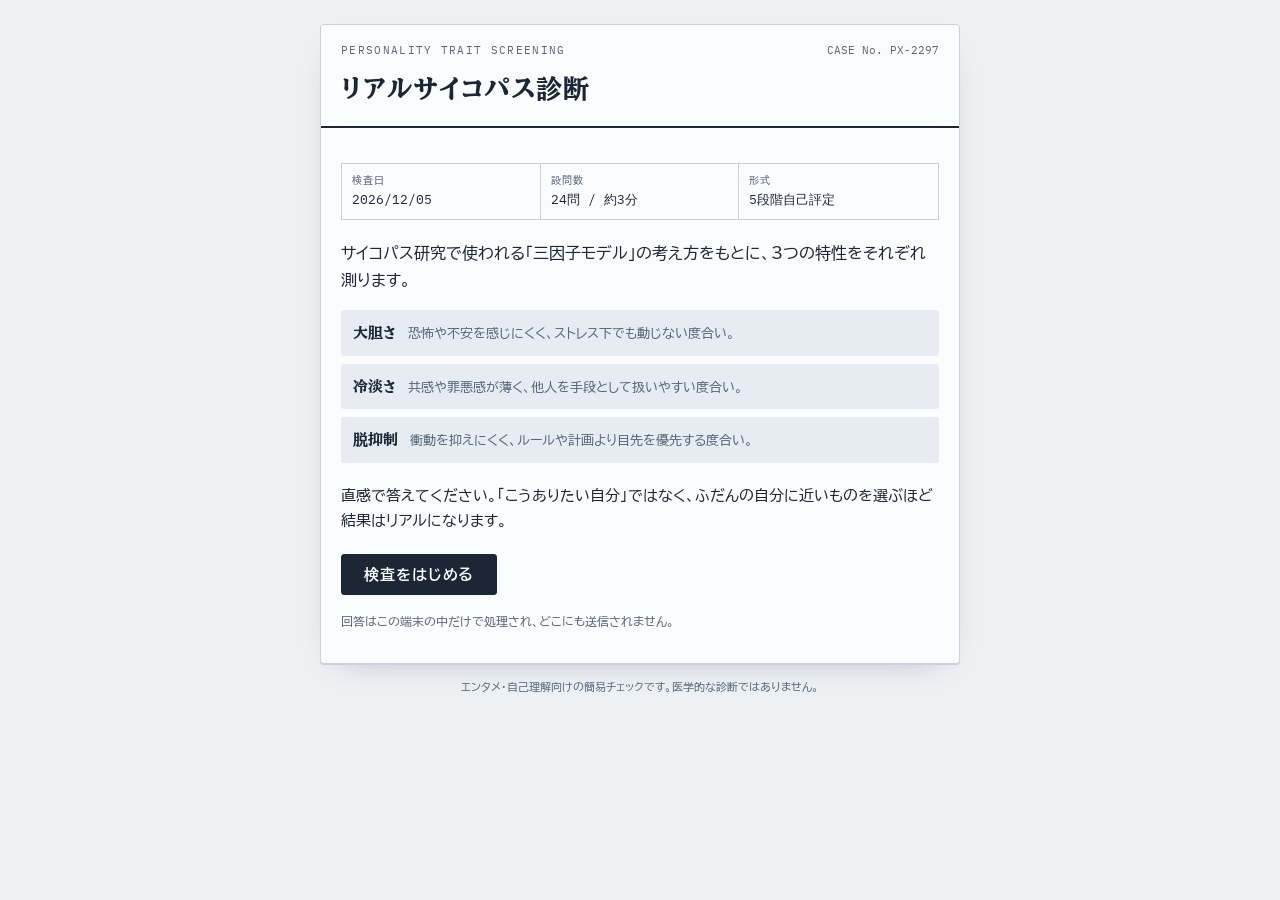
<file: apps/real-psycho-check/index.html>
<!doctype html>
<html lang="ja">
<head>
<meta charset="utf-8">
<meta name="viewport" content="width=device-width, initial-scale=1, viewport-fit=cover">
<meta name="description" content="三因子モデル（大胆さ・冷淡さ・脱抑制）をもとにした24問のサイコパス特性セルフチェック">
<style>:root{padding-top:env(safe-area-inset-top,0px);padding-bottom:env(safe-area-inset-bottom,0px)}body{margin:0}img{max-width:100%}[hidden]{display:none!important}*,*::before,*::after{box-sizing:border-box}</style>
<title>リアルサイコパス診断</title>
<meta name="claude:viewport-fit-sides" content="cover">
<link rel="preconnect" href="https://fonts.googleapis.com">
<link rel="stylesheet" href="https://fonts.googleapis.com/css2?family=BIZ+UDPMincho:wght@400;700&family=BIZ+UDPGothic:wght@400;700&family=IBM+Plex+Mono:wght@400;600&display=swap">
<style>
/* Layout: one evaluation record sheet (被験者記録票), single column, one question per view */
:root{
  --paper:#eef1f4; --sheet:#fbfcfd; --ink:#1b2735; --ink-2:#55657a; --rule:#c9d2dc;
  --accent:#2c4a6e; --stamp:#b3242f; --hi:#e7ecf3;
  --f-display:"BIZ UDPMincho","Hiragino Mincho ProN","Yu Mincho",serif;
  --f-body:"BIZ UDPGothic","Hiragino Sans","Yu Gothic",system-ui,sans-serif;
  --f-mono:"IBM Plex Mono",ui-monospace,Menlo,Consolas,monospace;
}
@media (prefers-color-scheme: dark){:root:not([data-theme="light"]){
  --paper:#11161d; --sheet:#18202a; --ink:#e3e9f0; --ink-2:#97a6b8; --rule:#2e3a48;
  --accent:#8fb2dc; --stamp:#ff6b72; --hi:#222d3a; color-scheme:dark }}
:root[data-theme="dark"]{
  --paper:#11161d; --sheet:#18202a; --ink:#e3e9f0; --ink-2:#97a6b8; --rule:#2e3a48;
  --accent:#8fb2dc; --stamp:#ff6b72; --hi:#222d3a; color-scheme:dark }

*{box-sizing:border-box}
body{background:var(--paper);color:var(--ink);font-family:var(--f-body);font-size:15px;line-height:1.7;
  padding-left:max(16px,env(safe-area-inset-left,0px));padding-right:max(16px,env(safe-area-inset-right,0px));padding-block:24px 40px}
.sheet{max-width:640px;margin:0 auto;background:var(--sheet);border:1px solid var(--rule);border-radius:4px;
  box-shadow:0 1px 0 var(--rule),0 12px 32px -20px rgba(20,30,45,.35)}
.head{display:grid;grid-template-columns:1fr auto;gap:4px 16px;padding:16px 20px;border-bottom:2px solid var(--ink)}
.head .org{font-family:var(--f-mono);font-size:11px;letter-spacing:.12em;color:var(--ink-2);text-transform:uppercase}
.head .case{font-family:var(--f-mono);font-size:11px;color:var(--ink-2);text-align:right;font-variant-numeric:tabular-nums}
.head h1{grid-column:1/-1;margin:2px 0 0;font-family:var(--f-display);font-size:26px;font-weight:700;letter-spacing:.04em;text-wrap:balance}
.body{padding:20px}
.meta{display:grid;grid-template-columns:repeat(3,1fr);border:1px solid var(--rule);margin-bottom:20px}
.meta div{padding:8px 10px;border-right:1px solid var(--rule);min-width:0}
.meta div:last-child{border-right:0}
.meta dt{font-size:10px;color:var(--ink-2);letter-spacing:.1em}
.meta dd{margin:0;font-family:var(--f-mono);font-size:13px;font-variant-numeric:tabular-nums}
p{margin:0 0 12px;max-width:62ch}
.lead{font-size:16px}
.axes{display:grid;gap:8px;margin:16px 0 20px;padding:0;list-style:none}
.axes li{display:grid;grid-template-columns:auto 1fr;gap:12px;align-items:baseline;padding:10px 12px;background:var(--hi);border-radius:3px}
.axes b{font-family:var(--f-display);font-size:15px;white-space:nowrap}
.axes span{font-size:13px;color:var(--ink-2);min-width:0}
.btn{appearance:none;border:1.5px solid var(--ink);background:var(--ink);color:var(--sheet);font:700 15px var(--f-body);
  padding:12px 22px;border-radius:3px;cursor:pointer;letter-spacing:.06em}
.btn.ghost{background:transparent;color:var(--ink)}
.btn:focus-visible,.opt:focus-visible{outline:3px solid var(--accent);outline-offset:2px}
.btn:disabled{opacity:.35;cursor:default}
.row{display:flex;flex-wrap:wrap;gap:10px;align-items:center}
.note{font-size:12px;color:var(--ink-2);margin-top:16px}

/* question */
.prog{display:flex;justify-content:space-between;font-family:var(--f-mono);font-size:12px;color:var(--ink-2);font-variant-numeric:tabular-nums}
.bar{height:4px;background:var(--rule);margin:6px 0 24px;border-radius:2px;overflow:hidden}
.bar i{display:block;height:100%;background:var(--accent);transition:width .25s}
.qno{font-family:var(--f-mono);font-size:13px;color:var(--accent);letter-spacing:.08em}
.qtext{font-family:var(--f-display);font-size:22px;line-height:1.55;margin:6px 0 22px;min-height:3.1em;text-wrap:balance}
.opts{display:grid;gap:8px}
.opt{display:grid;grid-template-columns:28px 1fr;gap:12px;align-items:center;text-align:left;width:100%;
  border:1px solid var(--rule);background:var(--sheet);color:var(--ink);font:15px var(--f-body);padding:12px 14px;border-radius:3px;cursor:pointer}
@media (hover:hover){.opt:hover{border-color:var(--accent)}}
.opt{-webkit-tap-highlight-color:transparent}
.opt .k{font-family:var(--f-mono);font-size:12px;width:24px;height:24px;display:grid;place-items:center;border:1px solid var(--rule);border-radius:50%;color:var(--ink-2)}
.opt[aria-pressed="true"]{border-color:var(--accent);background:var(--hi)}
.opt[aria-pressed="true"] .k{background:var(--accent);border-color:var(--accent);color:var(--sheet)}
.qnav{display:flex;justify-content:space-between;margin-top:20px}

/* result */
.verdict{display:grid;grid-template-columns:auto 1fr;gap:20px;align-items:center;padding-bottom:20px;border-bottom:1px dashed var(--rule);margin-bottom:20px}
.stamp{width:132px;height:132px;border:4px double var(--stamp);border-radius:50%;color:var(--stamp);display:grid;place-content:center;text-align:center;
  transform:rotate(-8deg);animation:stamp .45s cubic-bezier(.2,1.6,.4,1) both}
.stamp small{font-size:10px;letter-spacing:.12em;font-weight:700}
.stamp strong{font-family:var(--f-mono);font-size:40px;line-height:1;font-weight:600;font-variant-numeric:tabular-nums}
.stamp em{font-style:normal;font-size:11px;font-weight:700}
@keyframes stamp{from{transform:rotate(-8deg) scale(1.8);opacity:0}to{transform:rotate(-8deg) scale(1);opacity:1}}
.level{font-family:var(--f-mono);font-size:12px;color:var(--stamp);letter-spacing:.08em}
.type{font-family:var(--f-display);font-size:24px;font-weight:700;margin:2px 0 6px;line-height:1.4;text-wrap:balance}
.verdict p{font-size:14px;margin:0}
h2{font-family:var(--f-display);font-size:16px;margin:0 0 12px;letter-spacing:.06em}
.scale{display:grid;gap:16px;margin-bottom:24px}
.ax-h{display:flex;justify-content:space-between;align-items:baseline;gap:8px}
.ax-h b{font-family:var(--f-display)}
.ax-h span{font-family:var(--f-mono);font-variant-numeric:tabular-nums;font-size:14px}
.track{position:relative;height:12px;background:var(--hi);border:1px solid var(--rule);margin:4px 0}
.track i{position:absolute;inset:0 auto 0 0;background:var(--accent)}
.track.hot i{background:var(--stamp)}
.ticks{display:flex;justify-content:space-between;font-family:var(--f-mono);font-size:10px;color:var(--ink-2)}
.ax-d{font-size:13px;color:var(--ink-2);margin:4px 0 0}
.flags{list-style:none;padding:0;margin:0 0 24px;display:grid;gap:6px}
.flags li{font-size:14px;padding:8px 12px;border-left:3px solid var(--stamp);background:var(--hi)}
.copied{font-size:13px;color:var(--accent)}
textarea.fallback{width:100%;min-height:120px;font:13px var(--f-mono);margin-top:10px}
footer{max-width:640px;margin:14px auto 0;font-size:11px;color:var(--ink-2);text-align:center}

@media (max-width:480px){
  .head h1{font-size:22px}.qtext{font-size:19px}
  .verdict{grid-template-columns:1fr;justify-items:start}
  .stamp{width:112px;height:112px}.stamp strong{font-size:34px}
  .meta{grid-template-columns:1fr 1fr}.meta div:nth-child(2){border-right:0}
  .meta div:last-child{grid-column:1/-1;border-top:1px solid var(--rule)}
}
@media (prefers-reduced-motion:reduce){.stamp{animation:none}.bar i{transition:none}}
</style>

</head>
<body>
<main class="sheet" aria-live="polite">
  <header class="head">
    <span class="org">Personality Trait Screening</span>
    <span class="case" id="caseNo">CASE No. PX-0000</span>
    <h1>リアルサイコパス診断</h1>
  </header>
  <div class="body" id="view"></div>
</main>
<footer>エンタメ・自己理解向けの簡易チェックです。医学的な診断ではありません。</footer>

<script>
const AX = {
  B:{name:"大胆さ", en:"Boldness", desc:"恐怖や不安を感じにくく、ストレス下でも動じない度合い。"},
  M:{name:"冷淡さ", en:"Meanness", desc:"共感や罪悪感が薄く、他人を手段として扱いやすい度合い。"},
  D:{name:"脱抑制", en:"Disinhibition", desc:"衝動を抑えにくく、ルールや計画より目先を優先する度合い。"}
};
// [axis, text, reversed]
const Q = [
 ["B","人前で話すときも、ほとんど緊張しない",0],
 ["M","他人が困っていても、自分に関係なければ心は動かない",0],
 ["D","思い立ったら、深く考えずに行動してしまう",0],
 ["B","危険な状況でも、頭が冷静に働く",0],
 ["M","誰かを傷つけたと気づくと、しばらく後悔が残る",1],
 ["D","退屈な状態には、すぐ耐えられなくなる",0],
 ["B","失敗したらどうしようと、長く悩むことが多い",1],
 ["M","目的のためなら、多少人を利用しても構わない",0],
 ["D","約束や締め切りを守れないことがよくある",0],
 ["B","初対面の相手でも、すぐ主導権を握れる",0],
 ["M","映画や人の話で泣くことは、めったにない",0],
 ["D","長期的な計画を立てて、それを守るのが得意だ",1],
 ["B","批判されても、あまり気にならない",0],
 ["M","相手の弱みは、いざという時のために覚えておく",0],
 ["D","怒りを感じると、すぐ表に出てしまう",0],
 ["B","知らない人ばかりの場所は居心地が悪い",1],
 ["M","動物や子どもが痛がっている姿を見るのはつらい",1],
 ["D","欲しいものは、後先考えずに手に入れたくなる",0],
 ["B","スリルのある体験にわくわくする",0],
 ["M","嘘をつくとき、罪悪感はほとんどない",0],
 ["D","ルールは、場合によっては破るためにあると思う",0],
 ["B","プレッシャーがかかる場面ほど実力が出る",0],
 ["M","人の気持ちより、結果のほうがずっと大事だ",0],
 ["D","お金を衝動的に使って、あとで後悔することがある",0]
];
const OPTS = ["まったく当てはまらない","あまり当てはまらない","どちらともいえない","やや当てはまる","とても当てはまる"];
const KEY = "realpsychocheck.v1";
const view = document.getElementById("view");
let ans = new Array(Q.length).fill(null), idx = 0;
const caseNo = "PX-" + String(Math.floor(1000+Math.random()*9000));
document.getElementById("caseNo").textContent = "CASE No. " + caseNo;
const today = new Date().toLocaleDateString("ja-JP",{year:"numeric",month:"2-digit",day:"2-digit"});
const esc = s => s.replace(/[&<>"]/g,c=>({"&":"&amp;","<":"&lt;",">":"&gt;",'"':"&quot;"}[c]));

function load(){try{return JSON.parse(localStorage.getItem(KEY))}catch(e){return null}}
function save(r){try{localStorage.setItem(KEY,JSON.stringify(r))}catch(e){}}

function start(){
  const last = load();
  view.innerHTML = `
    <dl class="meta"><div><dt>検査日</dt><dd>${today}</dd></div><div><dt>設問数</dt><dd>24問 / 約3分</dd></div><div><dt>形式</dt><dd>5段階自己評定</dd></div></dl>
    <p class="lead">サイコパス研究で使われる「三因子モデル」の考え方をもとに、3つの特性をそれぞれ測ります。</p>
    <ul class="axes">${Object.values(AX).map(a=>`<li><b>${a.name}</b><span>${a.desc}</span></li>`).join("")}</ul>
    <p>直感で答えてください。「こうありたい自分」ではなく、ふだんの自分に近いものを選ぶほど結果はリアルになります。</p>
    <div class="row" style="margin-top:20px">
      <button class="btn" id="go">検査をはじめる</button>
      ${last?`<button class="btn ghost" id="prev">前回の結果（${last.total}%）</button>`:""}
    </div>
    <p class="note">回答はこの端末の中だけで処理され、どこにも送信されません。</p>`;
  document.getElementById("go").onclick=()=>{ans.fill(null);idx=0;question()};
  const p=document.getElementById("prev"); if(p) p.onclick=()=>result(last.ans);
}

function question(){
  if(document.activeElement && document.activeElement.blur) document.activeElement.blur();
  const [ax,text]=Q[idx], done=ans.filter(v=>v!==null).length;
  view.innerHTML = `
    <div class="prog"><span>Q ${String(idx+1).padStart(2,"0")} / ${Q.length}</span><span>回答済 ${done}</span></div>
    <div class="bar"><i style="width:${done/Q.length*100}%"></i></div>
    <div class="qno">ITEM ${String(idx+1).padStart(2,"0")}</div>
    <div class="qtext">${esc(text)}</div>
    <div class="opts" role="group" aria-label="回答">
      ${OPTS.map((o,i)=>`<button class="opt" id="opt${i}" data-v="${i}" aria-pressed="${ans[idx]===i}"><span class="k">${i+1}</span><span>${o}</span></button>`).join("")}
    </div>
    <div class="qnav">
      <button class="btn ghost" id="back" ${idx===0?"disabled":""}>← 前の質問</button>
      ${ans[idx]!==null && idx<Q.length-1?`<button class="btn ghost" id="fwd">次へ →</button>`:""}
    </div>`;
  view.querySelectorAll(".opt").forEach(b=>b.onclick=()=>pick(+b.dataset.v));
  document.getElementById("back").onclick=()=>{if(idx>0){idx--;question()}};
  const f=document.getElementById("fwd"); if(f) f.onclick=()=>{idx++;question()};
}
let busy=false;
function pick(v){
  if(busy) return; busy=true;
  ans[idx]=v;
  view.querySelectorAll(".opt").forEach(b=>b.setAttribute("aria-pressed",+b.dataset.v===v));
  setTimeout(()=>{busy=false;
    if(idx<Q.length-1){idx++;question()} else result(ans.slice());
  },180);
}
document.addEventListener("keydown",e=>{
  if(!view.querySelector(".opts")) return;
  if(e.key>="1"&&e.key<="5") pick(+e.key-1);
  if(e.key==="ArrowLeft"&&idx>0){idx--;question()}
});

function score(a){
  const s={B:0,M:0,D:0};
  Q.forEach(([ax,,r],i)=>{ s[ax]+= r?4-a[i]:a[i]; });
  const p={}; for(const k in s) p[k]=Math.round(s[k]/32*100);
  // 冷淡さと脱抑制を重めに（臨床的なサイコパシーの中核）
  const total=Math.round(p.B*0.25+p.M*0.45+p.D*0.30);
  return {p,total};
}
function level(t){
  if(t<20) return ["LEVEL 1","ほぼ聖人"];
  if(t<40) return ["LEVEL 2","一般的な範囲"];
  if(t<55) return ["LEVEL 3","やや傾向あり"];
  if(t<70) return ["LEVEL 4","かなり傾向あり"];
  return ["LEVEL 5","要注意レベル"];
}
function typeOf({p,total}){
  const {B,M,D}=p;
  if(M>=60&&D>=60) return ["典型サイコパス型","共感の薄さと衝動性がそろったパターン。研究で「サイコパシー」と呼ばれる像にもっとも近い組み合わせです。"];
  if(M>=60&&B>=60) return ["冷徹な戦略家型","動じない度胸と割り切りを、計画的に使えるタイプ。交渉や競争の場では強い反面、周囲からは冷たく見えがちです。"];
  if(M>=60) return ["ドライな合理主義者","感情より結果を優先するタイプ。衝動的ではないので大きなトラブルは起こしにくいものの、人間関係で誤解を招きやすい面があります。"];
  if(B>=60&&D>=60) return ["スリル追求型","怖いもの知らずで刺激を求めるタイプ。行動力は抜群ですが、勢いで決めた後のフォローが課題になりやすいでしょう。"];
  if(B>=60) return ["クール・ヒーロー型","度胸はあるのに他人への思いやりも残っているタイプ。救急隊員やパイロットなど、緊急時に強い職業で見られやすい傾向です。"];
  if(D>=60) return ["衝動型ハプニング体質","悪気はないのに、勢いや気分で動いてしまうタイプ。冷淡さは低いので、サイコパスというより「せっかち」に近い傾向です。"];
  if(total<25) return ["共感型ヒューマン","他人の痛みに敏感で、慎重さもあるタイプ。サイコパス的な特性はほとんど見られません。気疲れしやすい点には注意を。"];
  return ["バランス型","どの特性も極端ではなく、状況に応じて大胆にも慎重にもなれるタイプ。多くの人がこのあたりに入ります。"];
}
function axisNote(k,v){
  const t={
    B:["慎重で不安を感じやすい","平均的な度胸","かなり物怖じしない"],
    M:["共感性が高い","平均的な共感性","共感や罪悪感が薄め"],
    D:["自制心が強い","平均的な自制心","衝動に流されやすい"]
  }[k];
  return v<35?t[0]:v<60?t[1]:t[2];
}

function result(a){
  const sc=score(a), [lv,lvName]=level(sc.total), [tn,td]=typeOf(sc);
  save({ans:a,total:sc.total,date:today});
  const flags=Q.map((q,i)=>({q,v:q[2]?4-a[i]:a[i]})).filter(x=>x.v===4&&x.q[0]!=="B").slice(0,3);
  view.innerHTML = `
    <div class="verdict">
      <div class="stamp" aria-label="サイコパス度 ${sc.total}パーセント"><small>サイコパス度</small><strong>${sc.total}</strong><em>%</em></div>
      <div><div class="level">${lv} ／ ${lvName}</div><div class="type">${tn}</div><p>${td}</p></div>
    </div>
    <h2>因子別スコア</h2>
    <div class="scale">${["B","M","D"].map(k=>`
      <div>
        <div class="ax-h"><b>${AX[k].name} <small style="font-family:var(--f-mono);font-size:11px;color:var(--ink-2)">${AX[k].en}</small></b><span>${sc.p[k]}%</span></div>
        <div class="track ${sc.p[k]>=60&&k!=="B"?"hot":""}"><i style="width:${sc.p[k]}%"></i></div>
        <div class="ticks"><span>0</span><span>25</span><span>50</span><span>75</span><span>100</span></div>
        <p class="ax-d">${axisNote(k,sc.p[k])}。${AX[k].desc}</p>
      </div>`).join("")}
    </div>
    ${flags.length?`<h2>強く当てはまった項目</h2><ul class="flags">${flags.map(f=>`<li>${esc(f.q[1])}</li>`).join("")}</ul>`:""}
    <div class="row">
      <button class="btn" id="retry">もう一度やる</button>
      <button class="btn ghost" id="copy">結果をコピー</button>
      <span class="copied" id="copied"></span>
    </div>
    <div id="fb"></div>
    <p class="note">総合スコアは「冷淡さ」45%・「脱抑制」30%・「大胆さ」25%の重みで算出しています。大胆さだけが高い人はサイコパスというより「肝が据わった人」です。</p>`;
  document.getElementById("retry").onclick=()=>{ans.fill(null);idx=0;question()};
  document.getElementById("copy").onclick=()=>{
    const txt=`【リアルサイコパス診断】\nサイコパス度 ${sc.total}%（${lv} ${lvName}）\nタイプ：${tn}\n大胆さ ${sc.p.B}% ／ 冷淡さ ${sc.p.M}% ／ 脱抑制 ${sc.p.D}%`;
    const ok=()=>document.getElementById("copied").textContent="コピーしました";
    const fail=()=>{const fb=document.getElementById("fb");fb.innerHTML=`<textarea class="fallback" id="fbt" readonly></textarea>`;const t=document.getElementById("fbt");t.value=txt;t.select()};
    try{navigator.clipboard.writeText(txt).then(ok,fail)}catch(e){fail()}
  };
  view.scrollIntoView({block:"start"});
}
start();
</script>

</body>
</html>
</file>
